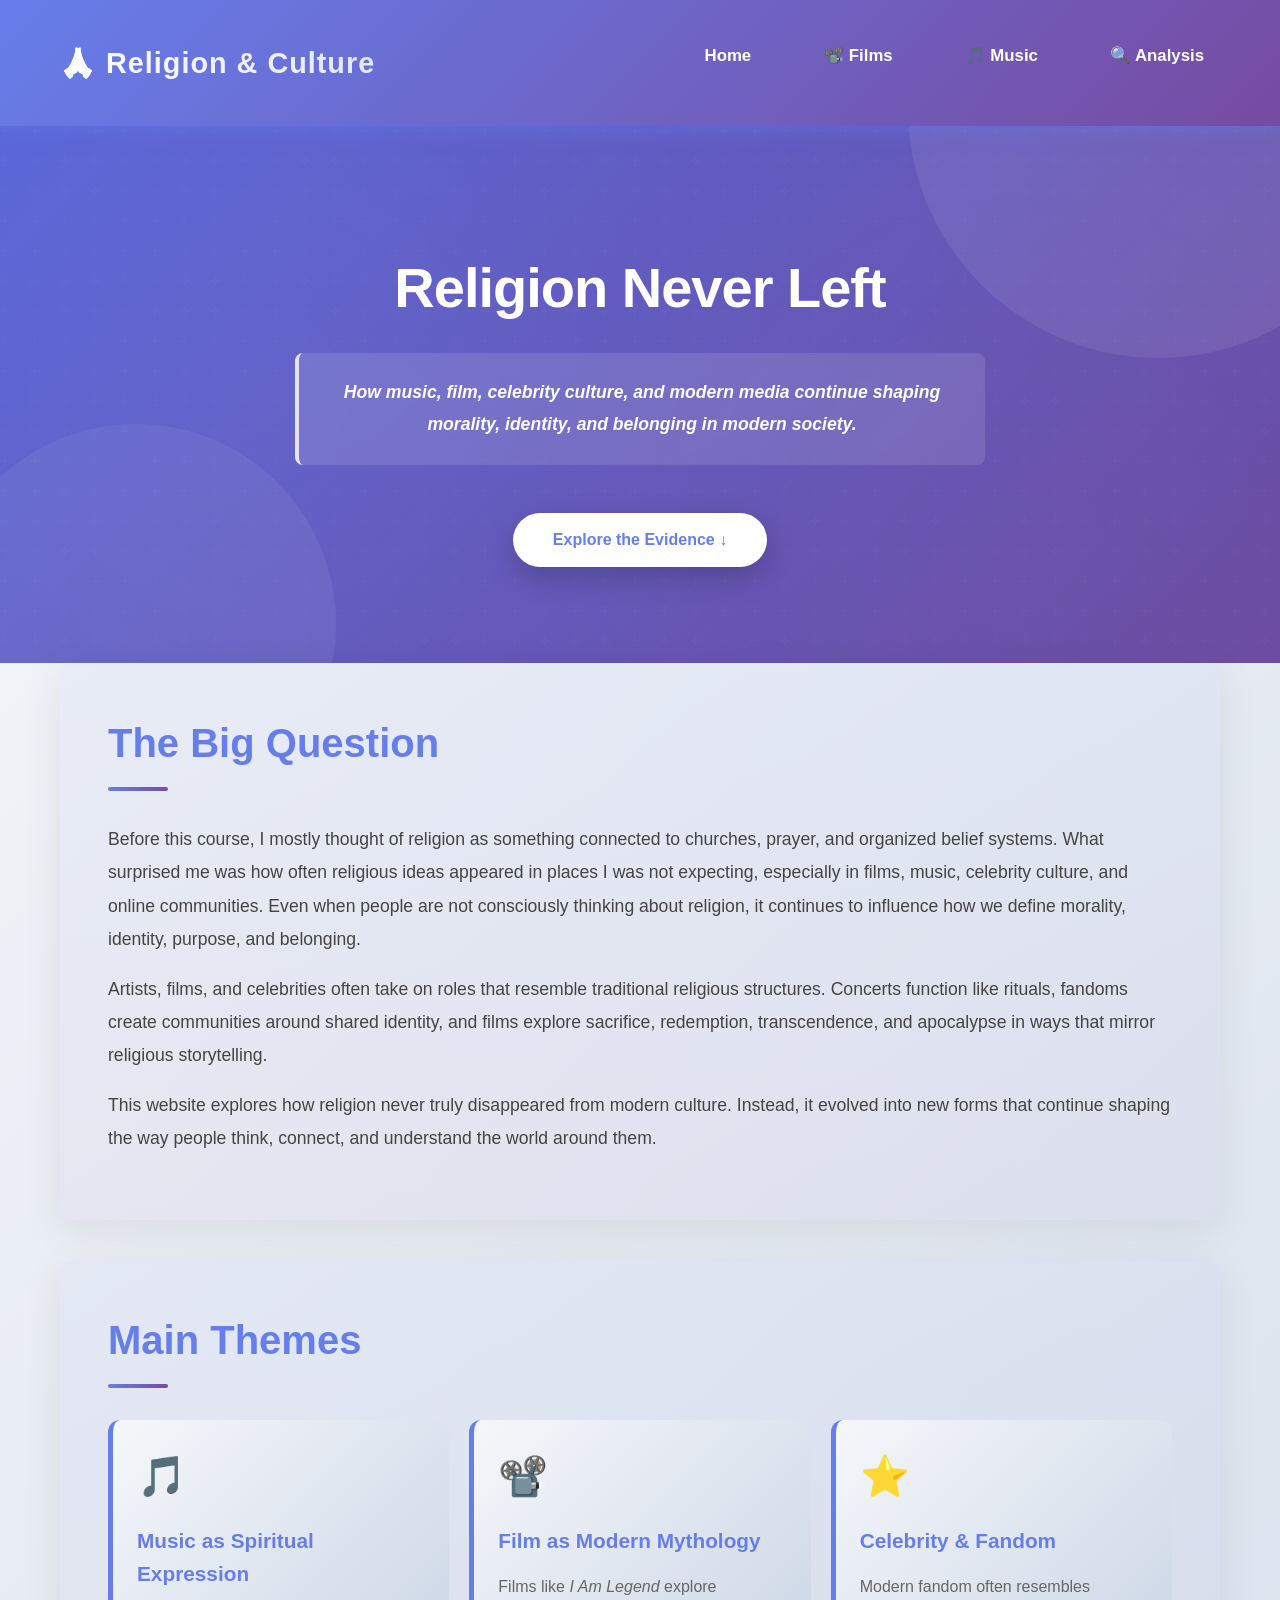
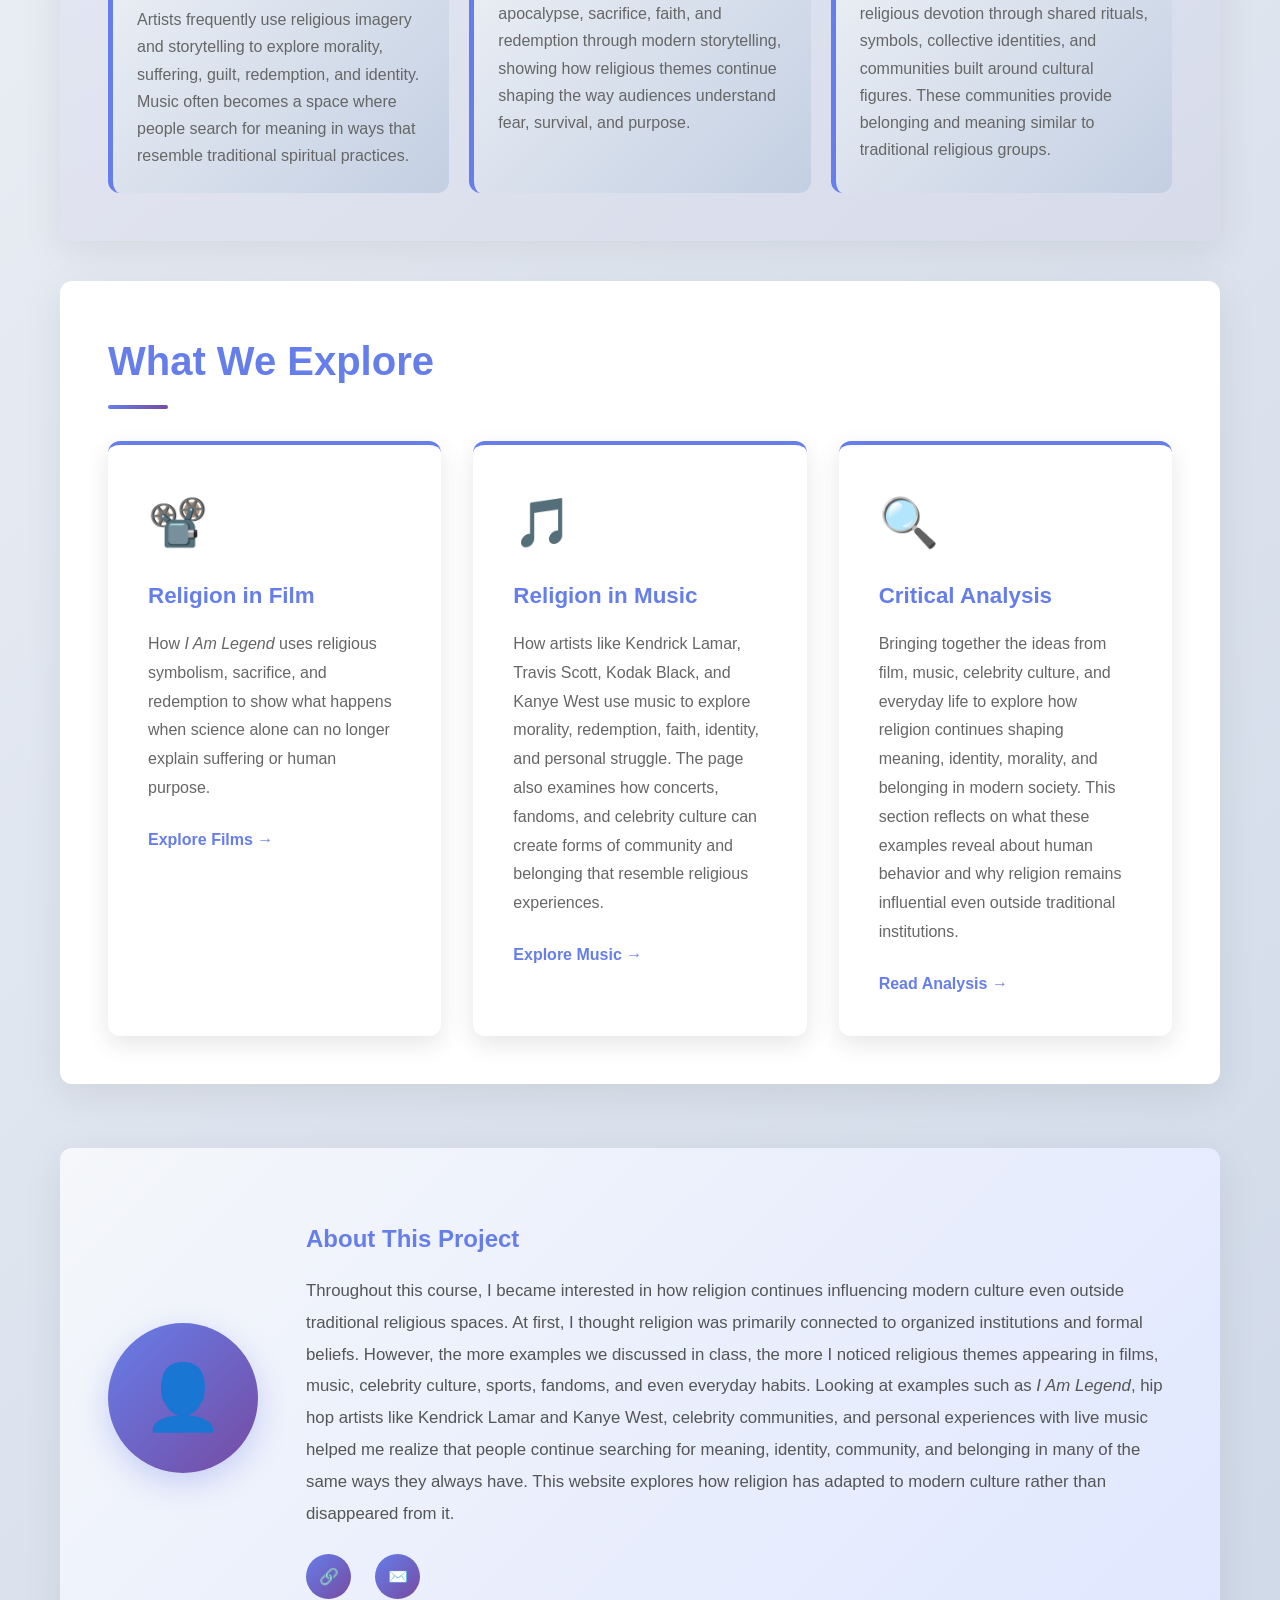
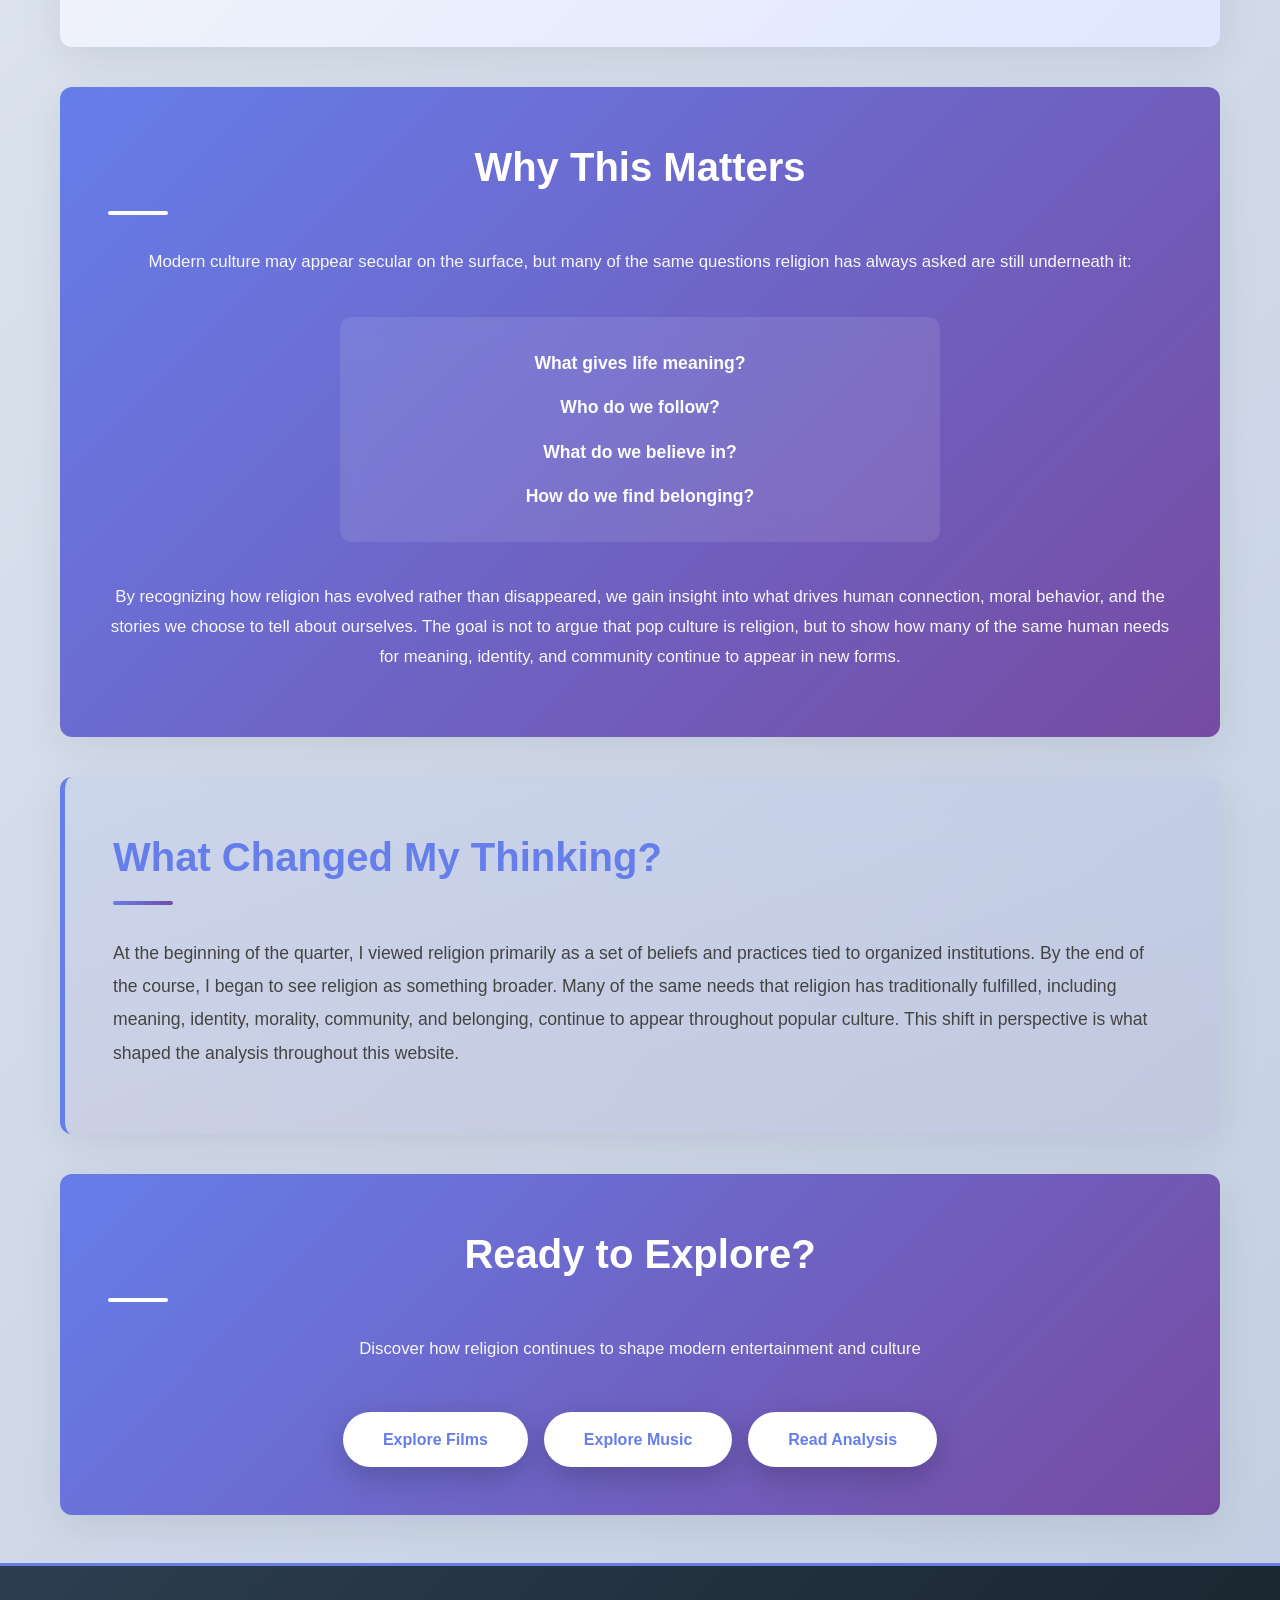
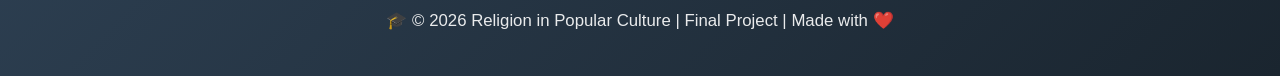
<file: index.html>
<!DOCTYPE html>
<html lang="en">
<head>
    <meta charset="UTF-8">
    <meta name="viewport" content="width=device-width, initial-scale=1.0">
    <title>Religion Never Left - Religion in Popular Culture</title>
    <link rel="stylesheet" href="style.css">
</head>
<body>
    <nav class="navbar">
        <div class="container">
            <h1 class="logo">🙏 Religion & Culture</h1>
            <ul class="nav-links">
                <li><a href="index.html">Home</a></li>
                <li><a href="movies.html">📽️ Films</a></li>
                <li><a href="music.html">🎵 Music</a></li>
                <li><a href="analysis.html">🔍 Analysis</a></li>
            </ul>
        </div>
    </nav>

    <header class="hero hero-enhanced">
        <div class="hero-background"></div>
        <div class="hero-texture"></div>
        <div class="container">
            <h1>Religion Never Left</h1>
            <div class="thesis-line thesis-line-expanded">
                <p>How music, film, celebrity culture, and modern media continue shaping morality, identity, and belonging in modern society.</p>
            </div>
            <a href="#explore" class="cta-button">Explore the Evidence ↓</a>
        </div>
    </header>

    <main class="container">
        <section class="intro-refined">
            <h2>The Big Question</h2>
            <p>
                Before this course, I mostly thought of religion as something connected to churches, prayer, and organized belief systems. What surprised 
                me was how often religious ideas appeared in places I was not expecting, especially in films, music, celebrity culture, and online communities. 
                Even when people are not consciously thinking about religion, it continues to influence how we define morality, identity, purpose, and belonging.
            </p>
            <p>
                Artists, films, and celebrities often take on roles that resemble traditional religious structures. Concerts function like rituals, 
                fandoms create communities around shared identity, and films explore sacrifice, redemption, transcendence, and apocalypse in ways that 
                mirror religious storytelling.
            </p>
            <p>
                This website explores how religion never truly disappeared from modern culture. Instead, it evolved into new forms that continue shaping 
                the way people think, connect, and understand the world around them.
            </p>
        </section>

        <section class="themes-section" id="explore">
            <h2>Main Themes</h2>
            <div class="cards">
                <div class="card">
                    <div class="card-icon">🎵</div>
                    <h3>Music as Spiritual Expression</h3>
                    <p>
                        Artists frequently use religious imagery and storytelling to explore morality, suffering, guilt, redemption, and identity. Music 
                        often becomes a space where people search for meaning in ways that resemble traditional spiritual practices.
                    </p>
                </div>
                <div class="card">
                    <div class="card-icon">📽️</div>
                    <h3>Film as Modern Mythology</h3>
                    <p>
                        Films like <em>I Am Legend</em> explore apocalypse, sacrifice, faith, and redemption through modern storytelling, showing how 
                        religious themes continue shaping the way audiences understand fear, survival, and purpose.
                    </p>
                </div>
                <div class="card">
                    <div class="card-icon">⭐</div>
                    <h3>Celebrity & Fandom</h3>
                    <p>
                        Modern fandom often resembles religious devotion through shared rituals, symbols, collective identities, and communities built 
                        around cultural figures. These communities provide belonging and meaning similar to traditional religious groups.
                    </p>
                </div>
            </div>
        </section>

        <section class="featured-content">
            <h2>What We Explore</h2>
            <div class="featured-cards">
                <div class="featured-card">
                    <div class="featured-icon">📽️</div>
                    <h3>Religion in Film</h3>
                    <p>
                        How <em>I Am Legend</em> uses religious symbolism, sacrifice, and redemption to show what happens when science alone can no longer 
                        explain suffering or human purpose.
                    </p>
                    <a href="movies.html" class="card-link">Explore Films →</a>
                </div>
                <div class="featured-card">
                    <div class="featured-icon">🎵</div>
                    <h3>Religion in Music</h3>
                    <p>
    How artists like Kendrick Lamar, Travis Scott, Kodak Black, and Kanye West use music to explore morality, redemption, faith, identity, and personal struggle. The page also examines how concerts, fandoms, and celebrity culture can create forms of community and belonging that resemble religious experiences.
</p>
                    <a href="music.html" class="card-link">Explore Music →</a>
                </div>
                <div class="featured-card">
                    <div class="featured-icon">🔍</div>
                    <h3>Critical Analysis</h3>
                    <p>
    Bringing together the ideas from film, music, celebrity culture, and everyday life to explore how religion continues shaping meaning, identity, morality, and belonging in modern society. This section reflects on what these examples reveal about human behavior and why religion remains influential even outside traditional institutions.
</p>
                    <a href="analysis.html" class="card-link">Read Analysis →</a>
                </div>
            </div>
        </section>

        <section class="author-section">
            <div class="author-avatar">👤</div>
            <div class="author-bio">
                <h3>About This Project</h3>
               <p>
    Throughout this course, I became interested in how religion continues influencing modern culture even outside traditional religious spaces. At first, I thought religion was primarily connected to organized institutions and formal beliefs. However, the more examples we discussed in class, the more I noticed religious themes appearing in films, music, celebrity culture, sports, fandoms, and even everyday habits. Looking at examples such as <em>I Am Legend</em>, hip hop artists like Kendrick Lamar and Kanye West, celebrity communities, and personal experiences with live music helped me realize that people continue searching for meaning, identity, community, and belonging in many of the same ways they always have. This website explores how religion has adapted to modern culture rather than disappeared from it.
</p>
                <div class="social-links">
                    <a href="https://github.com/taylorjwagner12-boop" class="social-link" title="GitHub">🔗</a>
                    <a href="mailto:taylorjwagner12@gmail.com" class="social-link" title="Email">✉️</a>
                </div>
            </div>
        </section>

        <section class="conclusion-section">
            <h2>Why This Matters</h2>
            <p>
                Modern culture may appear secular on the surface, but many of the same questions religion has always asked are still underneath it:
            </p>
            <div class="key-questions">
                <p><strong>What gives life meaning?</strong></p>
                <p><strong>Who do we follow?</strong></p>
                <p><strong>What do we believe in?</strong></p>
                <p><strong>How do we find belonging?</strong></p>
            </div>
            <p>
                By recognizing how religion has evolved rather than disappeared, we gain insight into what drives human connection, moral behavior, 
                and the stories we choose to tell about ourselves. The goal is not to argue that pop culture is religion, but to show how many of the 
                same human needs for meaning, identity, and community continue to appear in new forms.
            </p>
        </section>

        <section class="reflection-section">
            <h2>What Changed My Thinking?</h2>
            <p>
                At the beginning of the quarter, I viewed religion primarily as a set of beliefs and practices tied to organized institutions. By the end 
                of the course, I began to see religion as something broader. Many of the same needs that religion has traditionally fulfilled, including 
                meaning, identity, morality, community, and belonging, continue to appear throughout popular culture. This shift in perspective is what 
                shaped the analysis throughout this website.
            </p>
        </section>

        <section class="cta-final">
            <h2>Ready to Explore?</h2>
            <p>Discover how religion continues to shape modern entertainment and culture</p>
            <div style="display: flex; gap: 1rem; justify-content: center; flex-wrap: wrap;">
                <a href="movies.html" class="cta-button">Explore Films</a>
                <a href="music.html" class="cta-button">Explore Music</a>
                <a href="analysis.html" class="cta-button">Read Analysis</a>
            </div>
        </section>
    </main>

    <footer>
        <p>🎓 © 2026 Religion in Popular Culture | Final Project | Made with ❤️</p>
    </footer>

    <script>
        document.querySelectorAll('a[href^="#"]').forEach(anchor => {
            anchor.addEventListener('click', function(e) {
                e.preventDefault();
                const target = document.querySelector(this.getAttribute('href'));
                if (target) {
                    target.scrollIntoView({ behavior: 'smooth' });
                }
            });
        });

        const observerOptions = {
            threshold: 0.1,
            rootMargin: '0px 0px -100px 0px'
        };

        const observer = new IntersectionObserver(function(entries) {
            entries.forEach(entry => {
                if (entry.isIntersecting) {
                    entry.target.style.opacity = '1';
                    entry.target.style.transform = 'translateY(0)';
                }
            });
        }, observerOptions);

        document.querySelectorAll('section').forEach(el => {
            el.style.opacity = '0';
            el.style.transform = 'translateY(20px)';
            el.style.transition = 'opacity 0.6s ease, transform 0.6s ease';
            observer.observe(el);
        });
    </script>
</body>
</html>
</file>
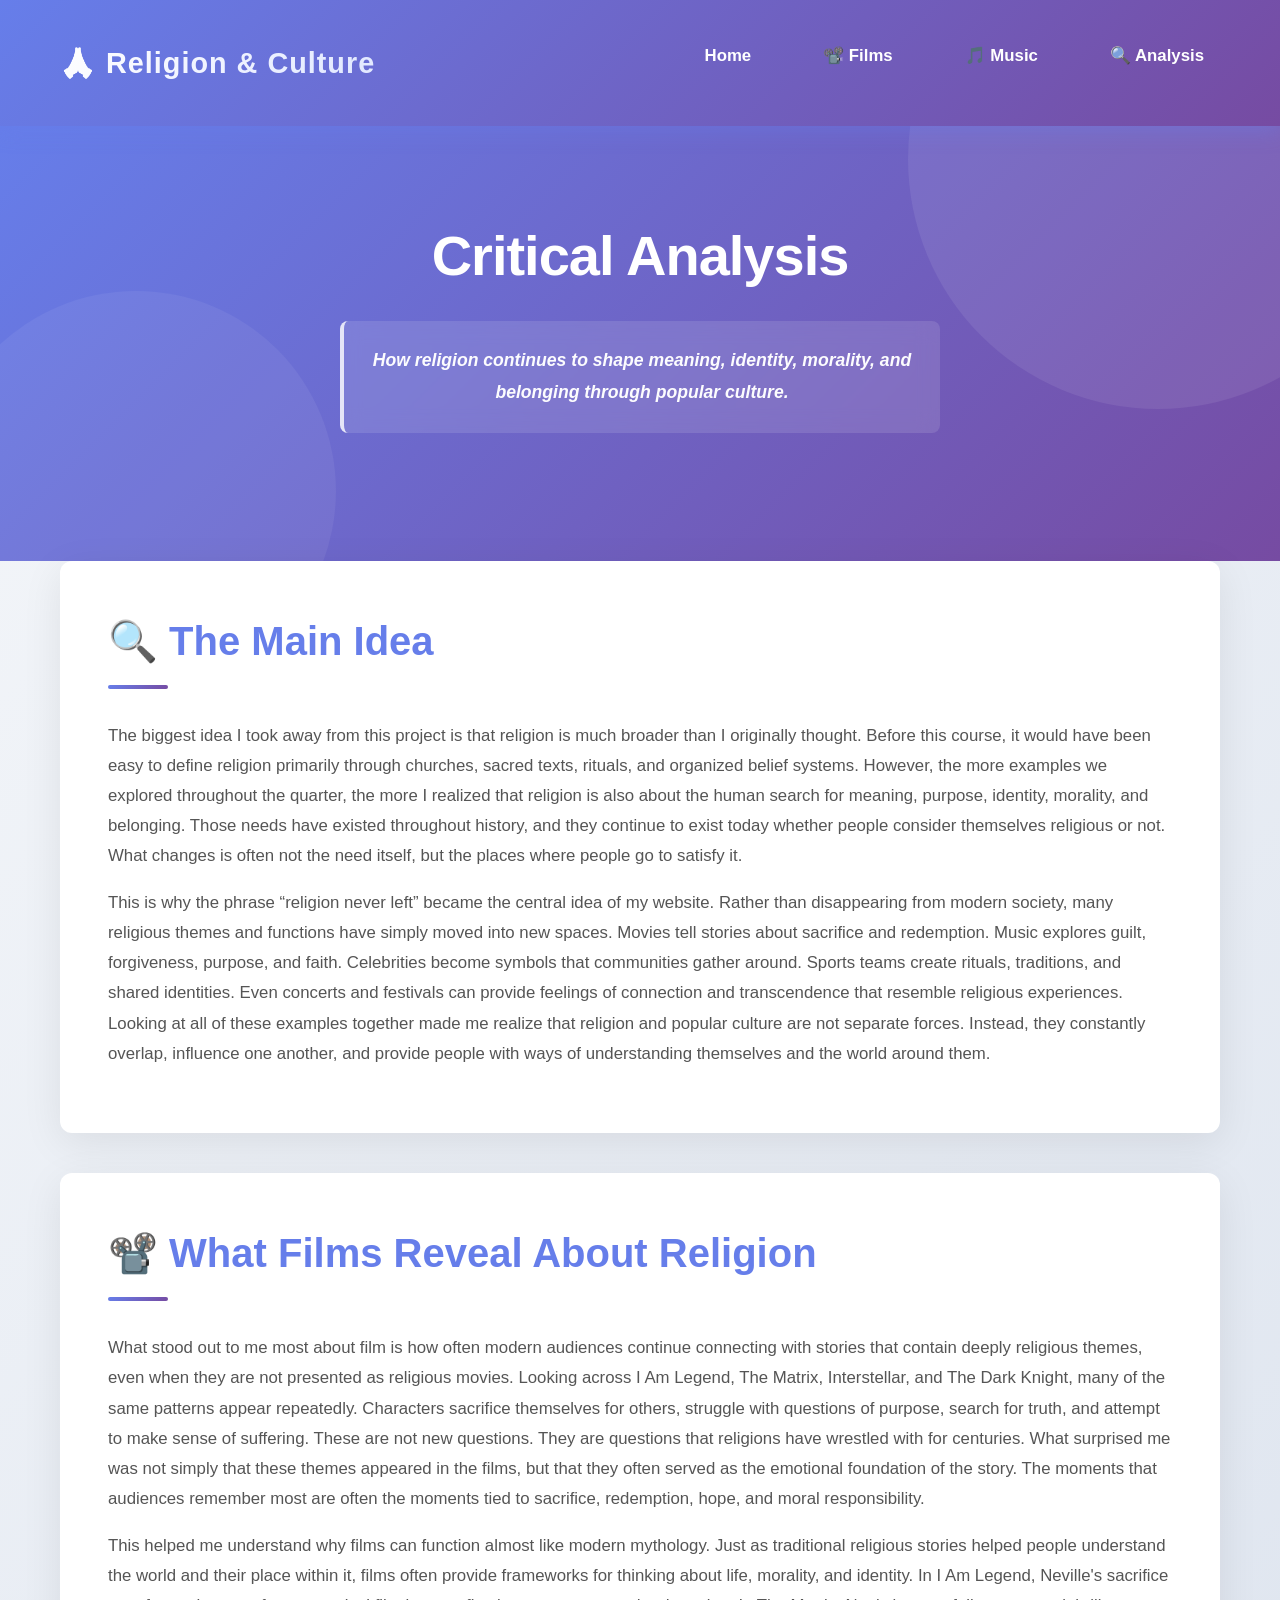
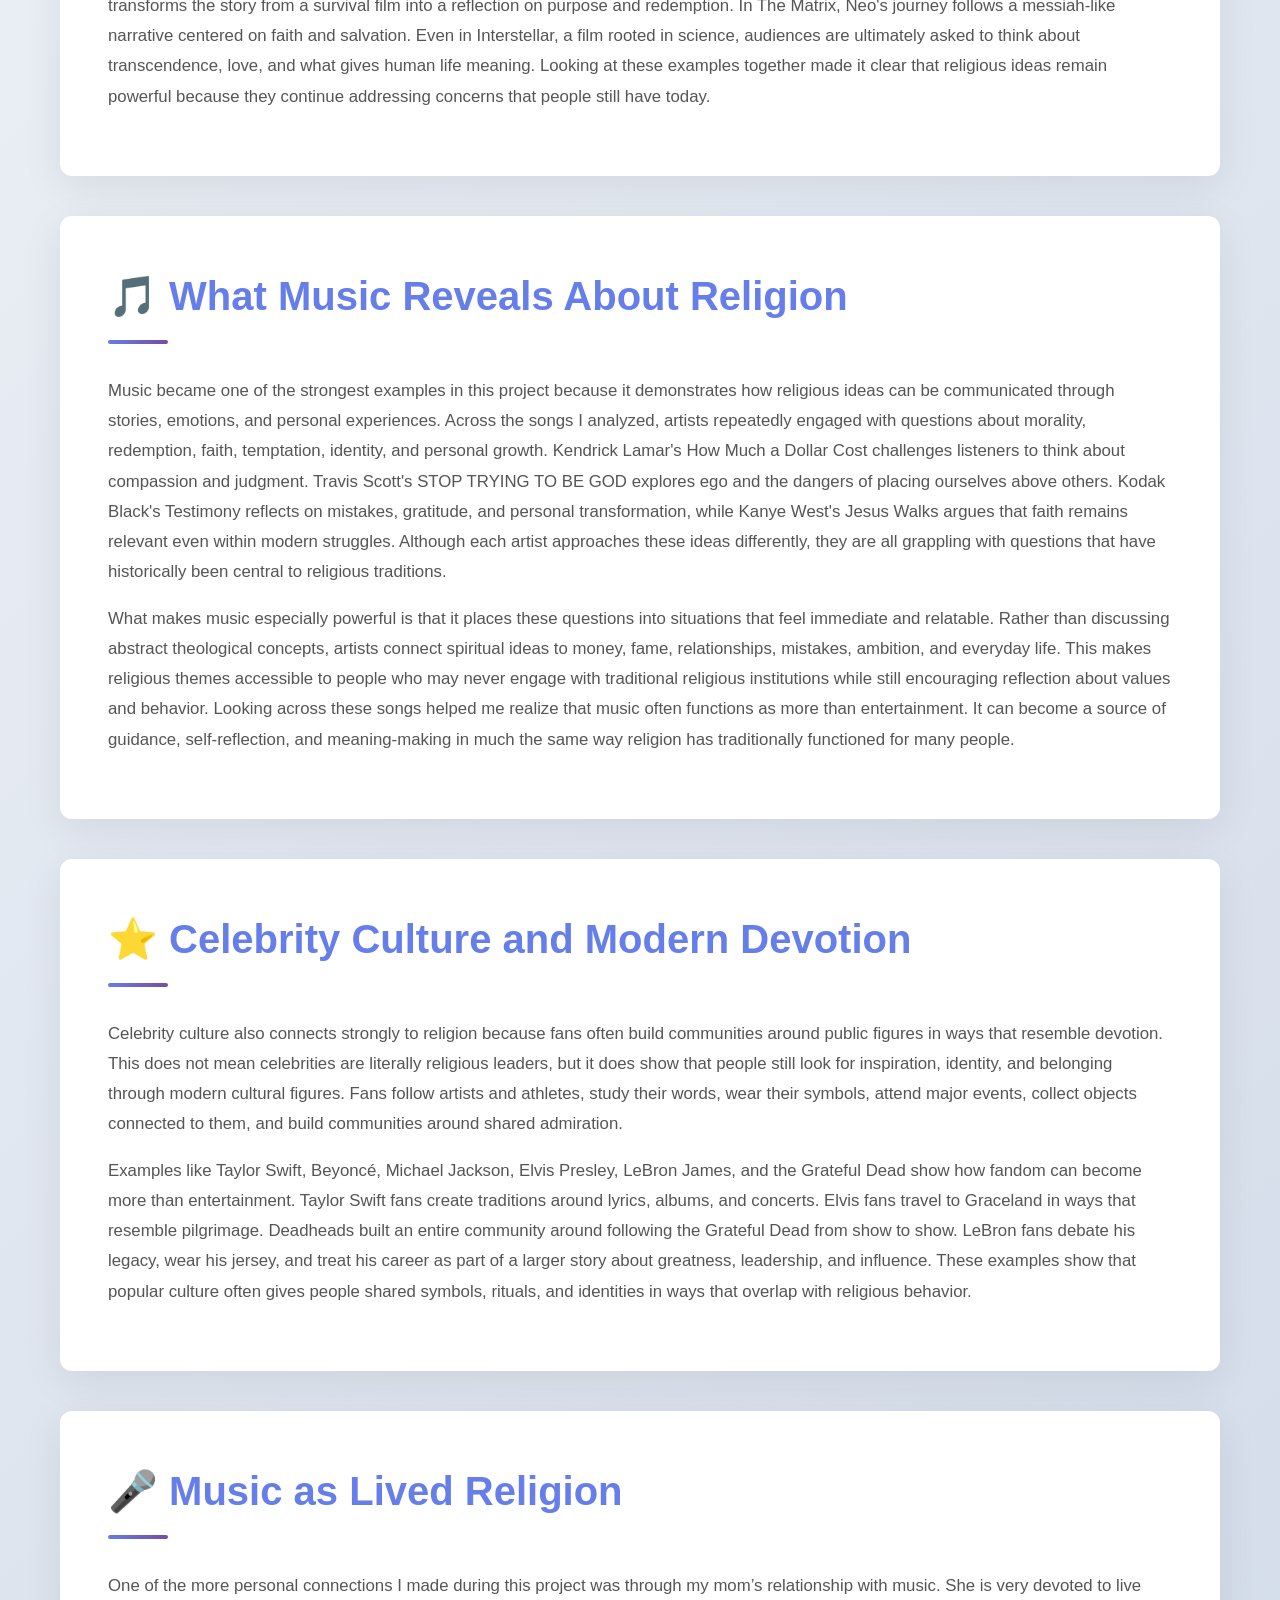
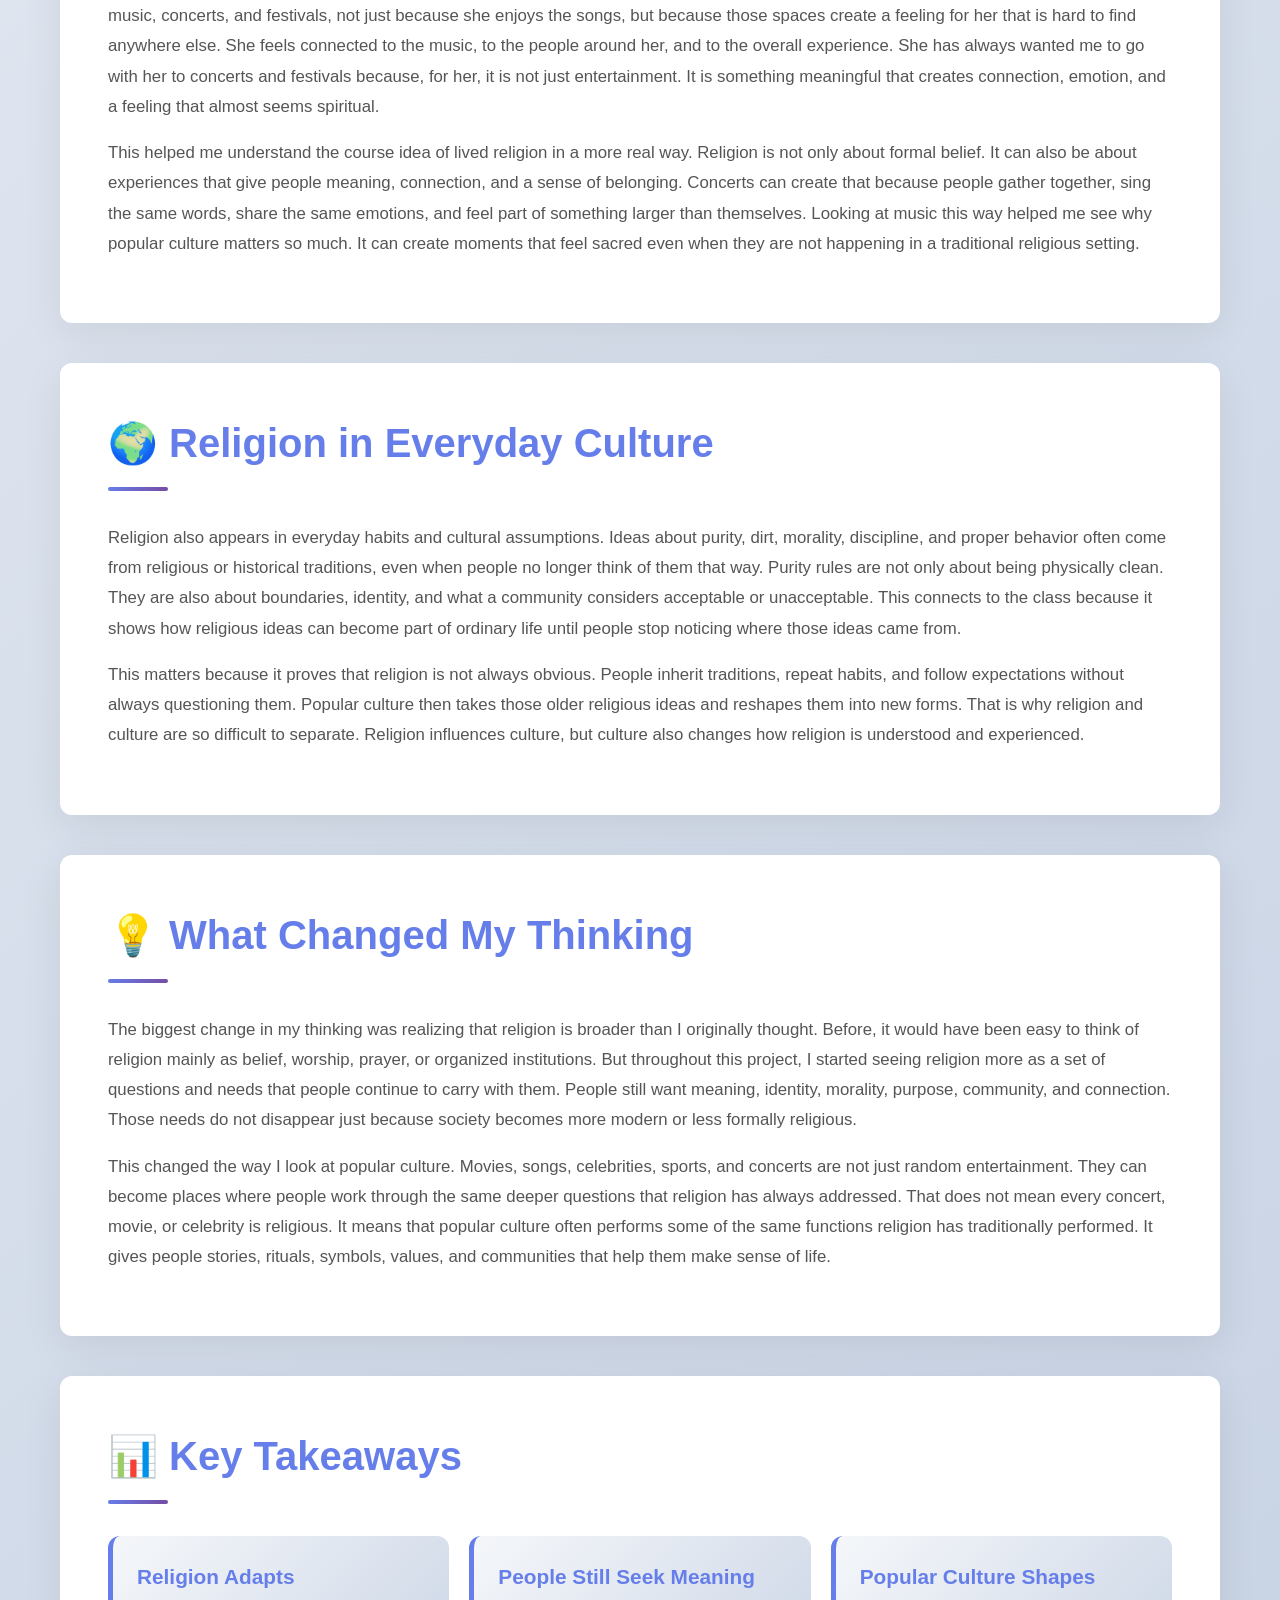
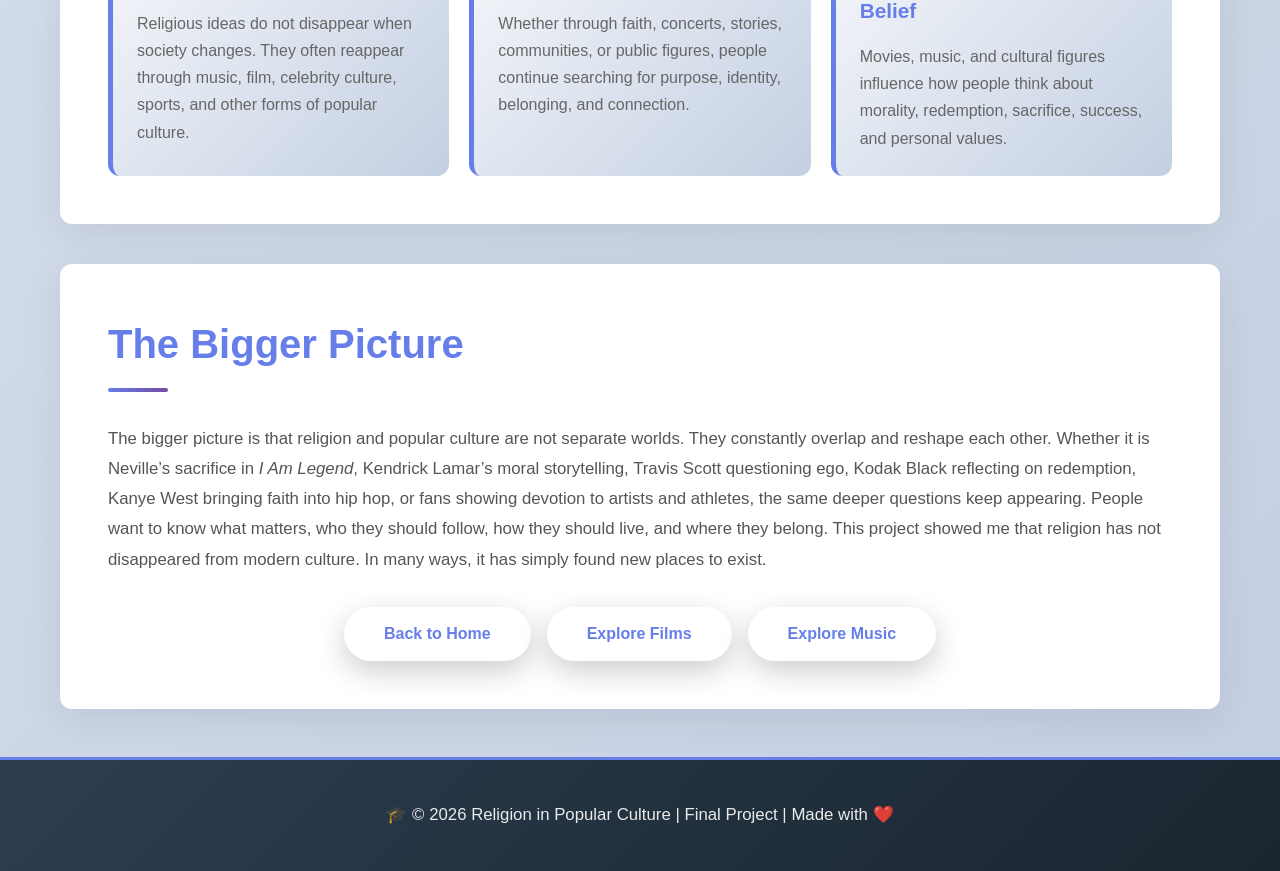
<file: analysis.html>
<!DOCTYPE html>
<html lang="en">
<head>
    <meta charset="UTF-8">
    <meta name="viewport" content="width=device-width, initial-scale=1.0">
    <title>Analysis - Religion in Popular Culture</title>
    <link rel="stylesheet" href="style.css">
</head>
<body>
    <nav class="navbar">
        <div class="container">
            <h1 class="logo">🙏 Religion & Culture</h1>
            <ul class="nav-links">
                <li><a href="index.html">Home</a></li>
                <li><a href="movies.html">📽️ Films</a></li>
                <li><a href="music.html">🎵 Music</a></li>
                <li><a href="analysis.html">🔍 Analysis</a></li>
            </ul>
        </div>
    </nav>

    <header class="hero">
        <div class="container">
            <h1>Critical Analysis</h1>
            <div class="thesis-line">
                <p>How religion continues to shape meaning, identity, morality, and belonging through popular culture.</p>
            </div>
        </div>
    </header>

    <main class="container">

        <section>
            <h2>🔍 The Main Idea</h2>
            <p>
                The biggest idea I took away from this project is that religion is much broader than I originally thought. Before this course, it would have been easy to define religion primarily through churches, sacred texts, rituals, and organized belief systems. However, the more examples we explored throughout the quarter, the more I realized that religion is also about the human search for meaning, purpose, identity, morality, and belonging. Those needs have existed throughout history, and they continue to exist today whether people consider themselves religious or not. What changes is often not the need itself, but the places where people go to satisfy it.
            </p>
            <p>
                This is why the phrase “religion never left” became the central idea of my website. Rather than disappearing from modern society, many religious themes and functions have simply moved into new spaces. Movies tell stories about sacrifice and redemption. Music explores guilt, forgiveness, purpose, and faith. Celebrities become symbols that communities gather around. Sports teams create rituals, traditions, and shared identities. Even concerts and festivals can provide feelings of connection and transcendence that resemble religious experiences. Looking at all of these examples together made me realize that religion and popular culture are not separate forces. Instead, they constantly overlap, influence one another, and provide people with ways of understanding themselves and the world around them.
            </p>
        </section>

        <section>
            <h2>📽️ What Films Reveal About Religion</h2>
            <p>
                What stood out to me most about film is how often modern audiences continue connecting with stories that contain deeply religious themes, even when they are not presented as religious movies. Looking across I Am Legend, The Matrix, Interstellar, and The Dark Knight, many of the same patterns appear repeatedly. Characters sacrifice themselves for others, struggle with questions of purpose, search for truth, and attempt to make sense of suffering. These are not new questions. They are questions that religions have wrestled with for centuries. What surprised me was not simply that these themes appeared in the films, but that they often served as the emotional foundation of the story. The moments that audiences remember most are often the moments tied to sacrifice, redemption, hope, and moral responsibility.
            </p>
            <p>
                This helped me understand why films can function almost like modern mythology. Just as traditional religious stories helped people understand the world and their place within it, films often provide frameworks for thinking about life, morality, and identity. In I Am Legend, Neville's sacrifice transforms the story from a survival film into a reflection on purpose and redemption. In The Matrix, Neo's journey follows a messiah-like narrative centered on faith and salvation. Even in Interstellar, a film rooted in science, audiences are ultimately asked to think about transcendence, love, and what gives human life meaning. Looking at these examples together made it clear that religious ideas remain powerful because they continue addressing concerns that people still have today.
            </p>
        </section>

        <section>
            <h2>🎵 What Music Reveals About Religion</h2>
            <p>
                Music became one of the strongest examples in this project because it demonstrates how religious ideas can be communicated through stories, emotions, and personal experiences. Across the songs I analyzed, artists repeatedly engaged with questions about morality, redemption, faith, temptation, identity, and personal growth. Kendrick Lamar's How Much a Dollar Cost challenges listeners to think about compassion and judgment. Travis Scott's STOP TRYING TO BE GOD explores ego and the dangers of placing ourselves above others. Kodak Black's Testimony reflects on mistakes, gratitude, and personal transformation, while Kanye West's Jesus Walks argues that faith remains relevant even within modern struggles. Although each artist approaches these ideas differently, they are all grappling with questions that have historically been central to religious traditions.
            </p>
            <p>
                What makes music especially powerful is that it places these questions into situations that feel immediate and relatable. Rather than discussing abstract theological concepts, artists connect spiritual ideas to money, fame, relationships, mistakes, ambition, and everyday life. This makes religious themes accessible to people who may never engage with traditional religious institutions while still encouraging reflection about values and behavior. Looking across these songs helped me realize that music often functions as more than entertainment. It can become a source of guidance, self-reflection, and meaning-making in much the same way religion has traditionally functioned for many people.
            </p>
        </section>

        <section>
            <h2>⭐ Celebrity Culture and Modern Devotion</h2>
            <p>
                Celebrity culture also connects strongly to religion because fans often build communities around public figures in ways that resemble devotion. This does not mean celebrities are literally religious leaders, but it does show that people still look for inspiration, identity, and belonging through modern cultural figures. Fans follow artists and athletes, study their words, wear their symbols, attend major events, collect objects connected to them, and build communities around shared admiration.
            </p>
            <p>
                Examples like Taylor Swift, Beyoncé, Michael Jackson, Elvis Presley, LeBron James, and the Grateful Dead show how fandom can become more than entertainment. Taylor Swift fans create traditions around lyrics, albums, and concerts. Elvis fans travel to Graceland in ways that resemble pilgrimage. Deadheads built an entire community around following the Grateful Dead from show to show. LeBron fans debate his legacy, wear his jersey, and treat his career as part of a larger story about greatness, leadership, and influence. These examples show that popular culture often gives people shared symbols, rituals, and identities in ways that overlap with religious behavior.
            </p>
        </section>

        <section>
            <h2>🎤 Music as Lived Religion</h2>
            <p>
                One of the more personal connections I made during this project was through my mom’s relationship with music. She is very devoted to live music, concerts, and festivals, not just because she enjoys the songs, but because those spaces create a feeling for her that is hard to find anywhere else. She feels connected to the music, to the people around her, and to the overall experience. She has always wanted me to go with her to concerts and festivals because, for her, it is not just entertainment. It is something meaningful that creates connection, emotion, and a feeling that almost seems spiritual.
            </p>
            <p>
                This helped me understand the course idea of lived religion in a more real way. Religion is not only about formal belief. It can also be about experiences that give people meaning, connection, and a sense of belonging. Concerts can create that because people gather together, sing the same words, share the same emotions, and feel part of something larger than themselves. Looking at music this way helped me see why popular culture matters so much. It can create moments that feel sacred even when they are not happening in a traditional religious setting.
            </p>
        </section>

        <section>
            <h2>🌍 Religion in Everyday Culture</h2>
            <p>
                Religion also appears in everyday habits and cultural assumptions. Ideas about purity, dirt, morality, discipline, and proper behavior often come from religious or historical traditions, even when people no longer think of them that way. Purity rules are not only about being physically clean. They are also about boundaries, identity, and what a community considers acceptable or unacceptable. This connects to the class because it shows how religious ideas can become part of ordinary life until people stop noticing where those ideas came from.
            </p>
            <p>
                This matters because it proves that religion is not always obvious. People inherit traditions, repeat habits, and follow expectations without always questioning them. Popular culture then takes those older religious ideas and reshapes them into new forms. That is why religion and culture are so difficult to separate. Religion influences culture, but culture also changes how religion is understood and experienced.
            </p>
        </section>

        <section>
            <h2>💡 What Changed My Thinking</h2>
            <p>
                The biggest change in my thinking was realizing that religion is broader than I originally thought. Before, it would have been easy to think of religion mainly as belief, worship, prayer, or organized institutions. But throughout this project, I started seeing religion more as a set of questions and needs that people continue to carry with them. People still want meaning, identity, morality, purpose, community, and connection. Those needs do not disappear just because society becomes more modern or less formally religious.
            </p>
            <p>
                This changed the way I look at popular culture. Movies, songs, celebrities, sports, and concerts are not just random entertainment. They can become places where people work through the same deeper questions that religion has always addressed. That does not mean every concert, movie, or celebrity is religious. It means that popular culture often performs some of the same functions religion has traditionally performed. It gives people stories, rituals, symbols, values, and communities that help them make sense of life.
            </p>
        </section>

        <section>
            <h2>📊 Key Takeaways</h2>

            <div class="cards">
                <div class="card">
                    <h3>Religion Adapts</h3>
                    <p>
                        Religious ideas do not disappear when society changes. They often reappear through music, film, celebrity culture, sports, and other forms of popular culture.
                    </p>
                </div>

                <div class="card">
                    <h3>People Still Seek Meaning</h3>
                    <p>
                        Whether through faith, concerts, stories, communities, or public figures, people continue searching for purpose, identity, belonging, and connection.
                    </p>
                </div>

                <div class="card">
                    <h3>Popular Culture Shapes Belief</h3>
                    <p>
                        Movies, music, and cultural figures influence how people think about morality, redemption, sacrifice, success, and personal values.
                    </p>
                </div>
            </div>
        </section>

        <section class="cta">
            <h2>The Bigger Picture</h2>
            <p>
                The bigger picture is that religion and popular culture are not separate worlds. They constantly overlap and reshape each other. Whether it is Neville’s sacrifice in <em>I Am Legend</em>, Kendrick Lamar’s moral storytelling, Travis Scott questioning ego, Kodak Black reflecting on redemption, Kanye West bringing faith into hip hop, or fans showing devotion to artists and athletes, the same deeper questions keep appearing. People want to know what matters, who they should follow, how they should live, and where they belong. This project showed me that religion has not disappeared from modern culture. In many ways, it has simply found new places to exist.
            </p>

            <div style="display: flex; gap: 1rem; justify-content: center; flex-wrap: wrap;">
                <a href="index.html" class="cta-button">Back to Home</a>
                <a href="movies.html" class="cta-button">Explore Films</a>
                <a href="music.html" class="cta-button">Explore Music</a>
            </div>
        </section>

    </main>

    <footer>
        <p>🎓 © 2026 Religion in Popular Culture | Final Project | Made with ❤️</p>
    </footer>

    <script>
        const observerOptions = {
            threshold: 0.1,
            rootMargin: '0px 0px -100px 0px'
        };

        const observer = new IntersectionObserver(function(entries) {
            entries.forEach(entry => {
                if (entry.isIntersecting) {
                    entry.target.style.opacity = '1';
                    entry.target.style.transform = 'translateY(0)';
                }
            });
        }, observerOptions);

        document.querySelectorAll('section').forEach(el => {
            el.style.opacity = '0';
            el.style.transform = 'translateY(20px)';
            el.style.transition = 'opacity 0.6s ease, transform 0.6s ease';
            observer.observe(el);
        });
    </script>
</body>
</html>
</file>
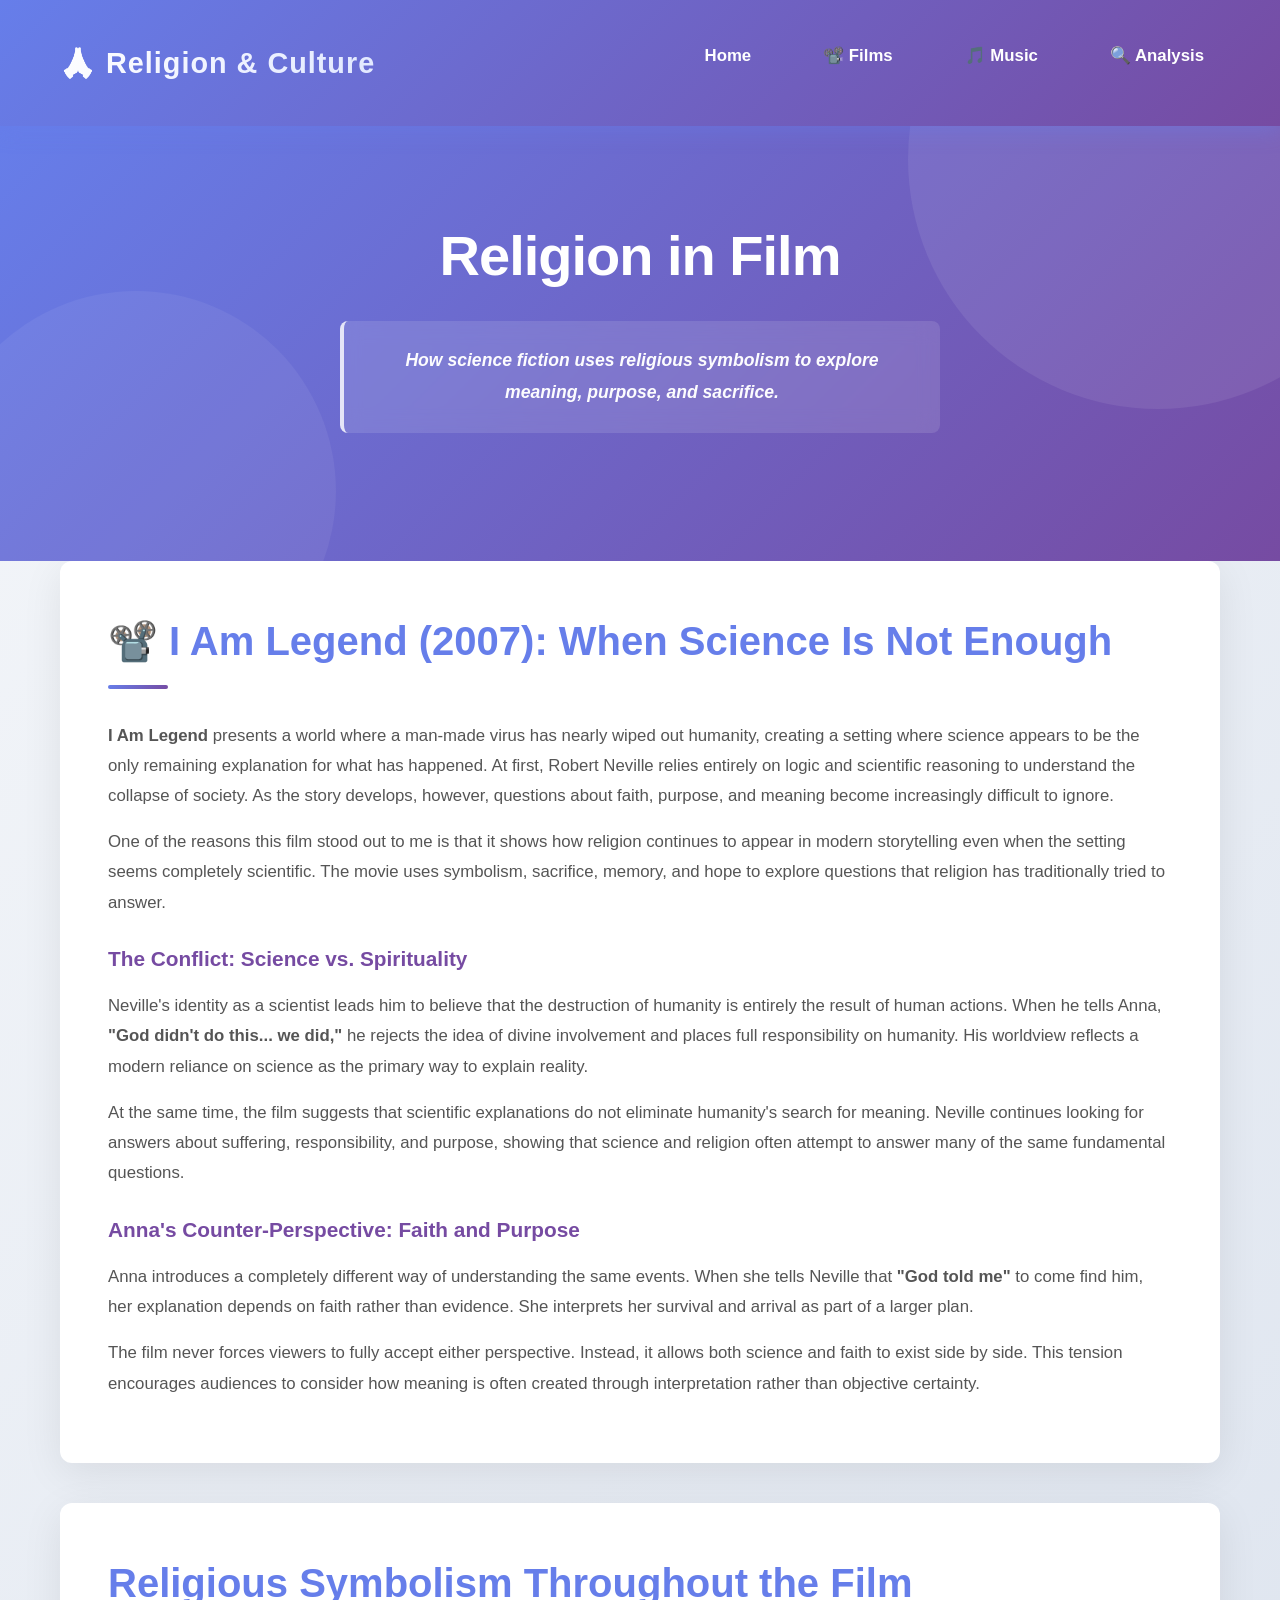
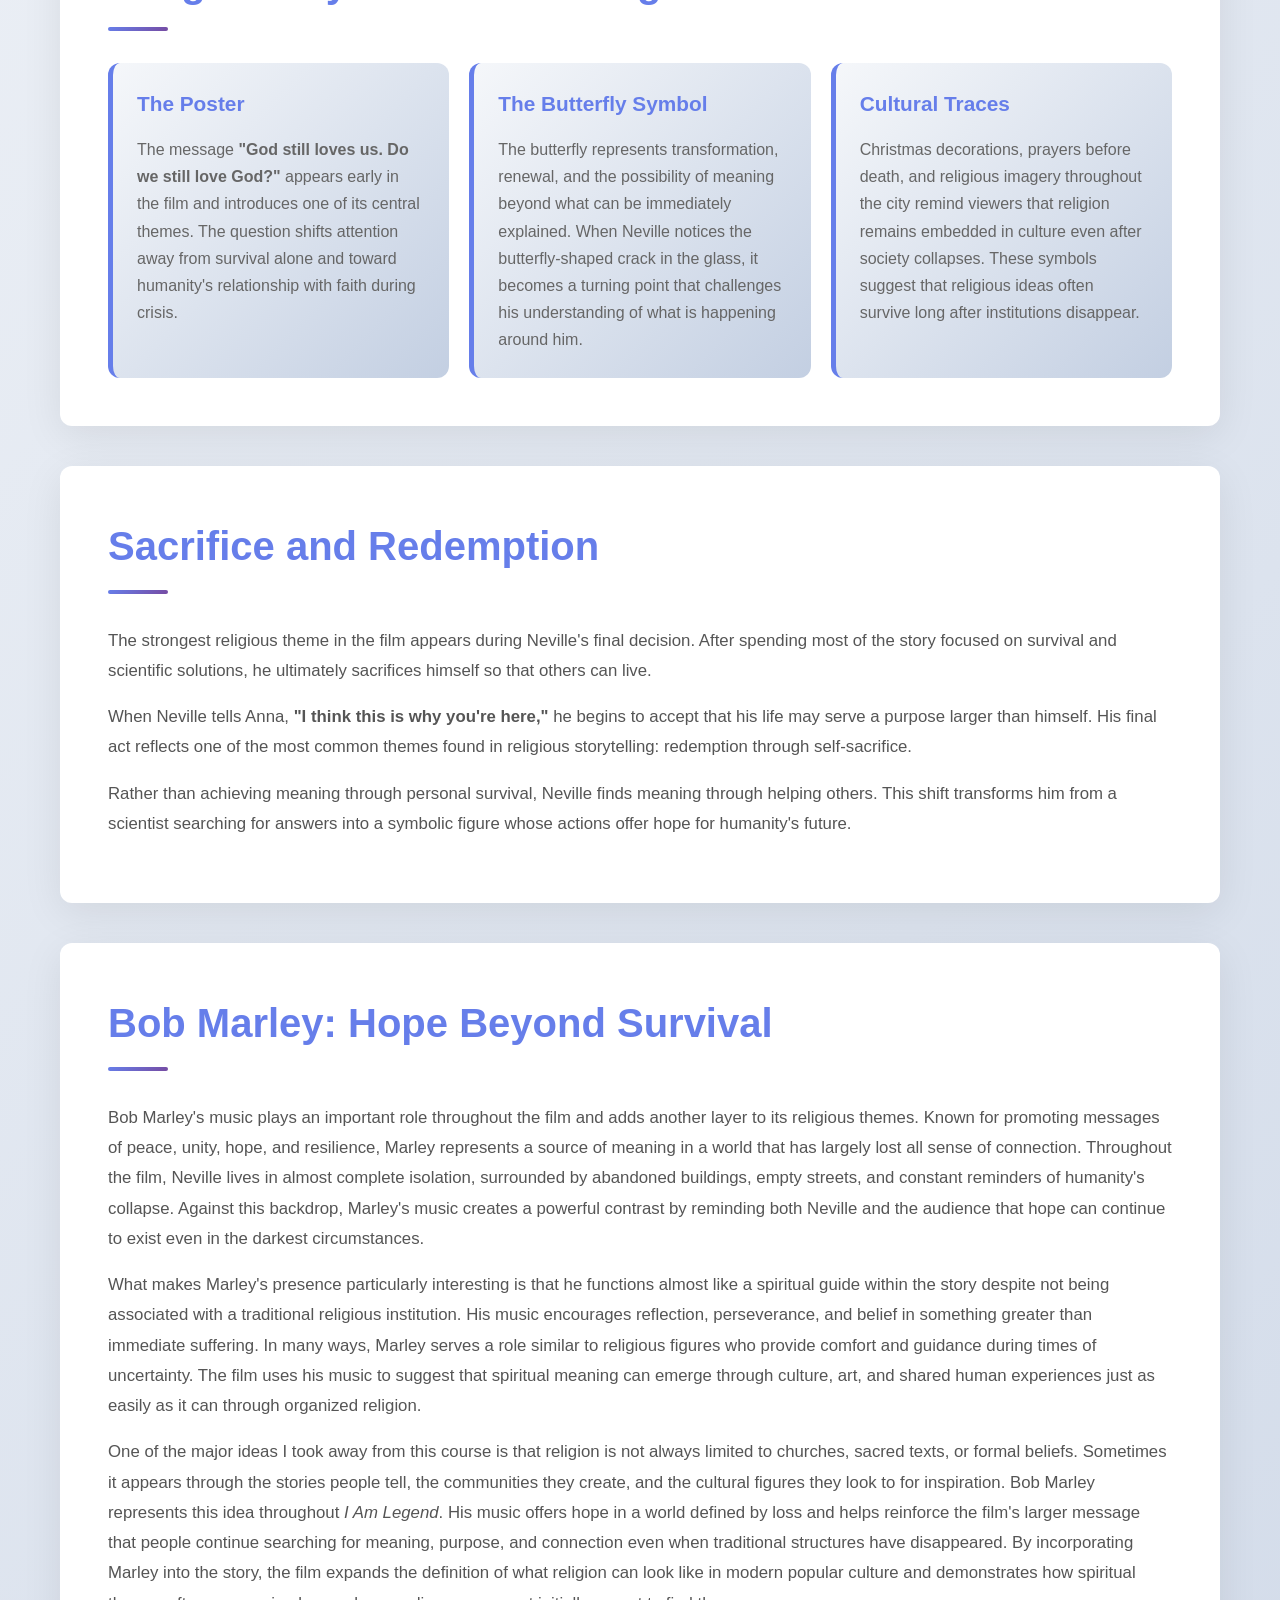
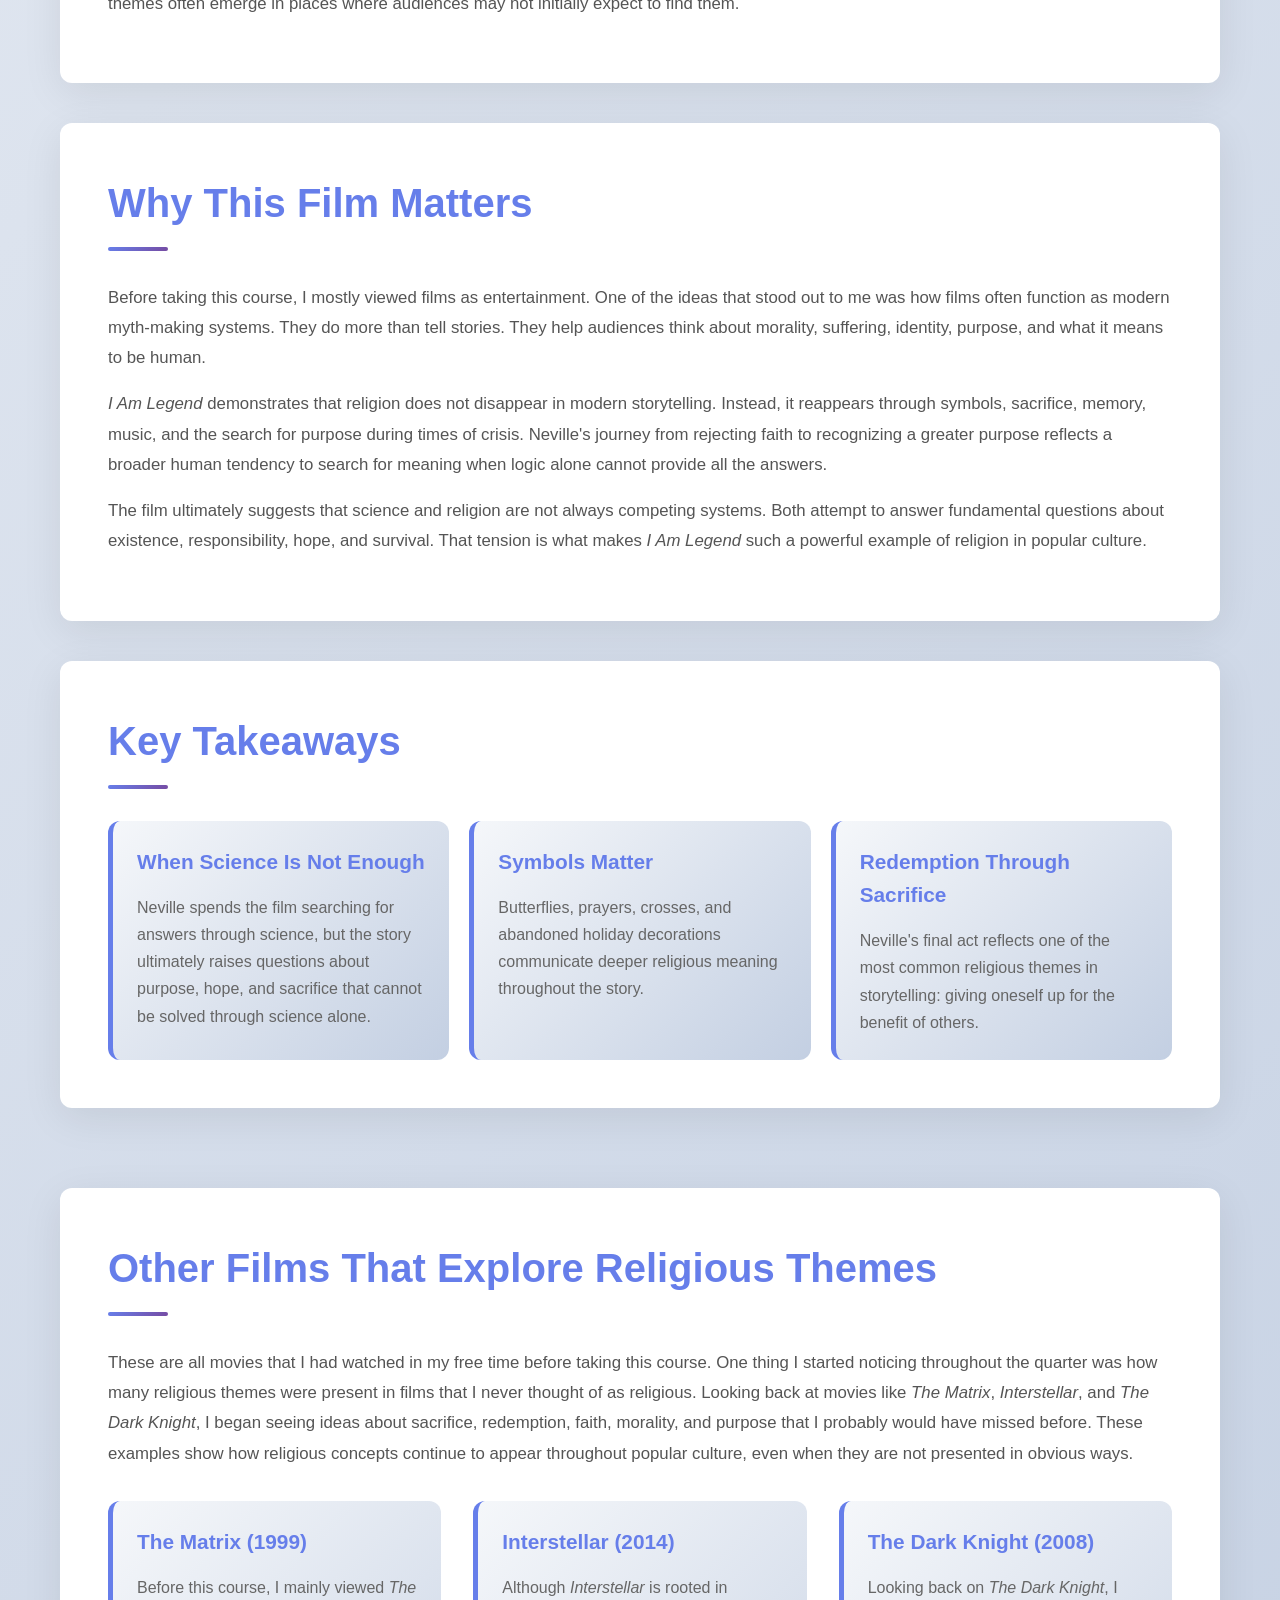
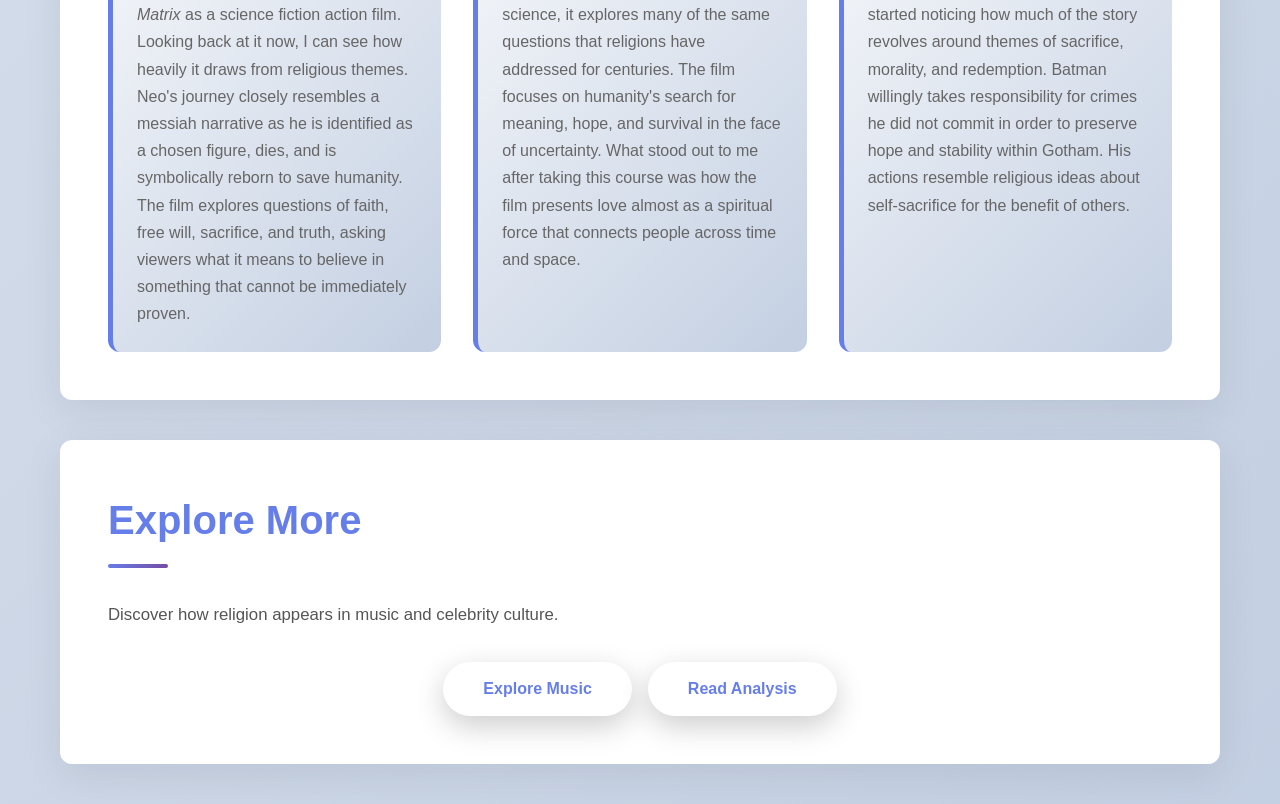
<file: movies.html>
<!DOCTYPE html>
<html lang="en">
<head>
    <meta charset="UTF-8">
    <meta name="viewport" content="width=device-width, initial-scale=1.0">
    <title>Religion in Film - Religion in Popular Culture</title>
    <link rel="stylesheet" href="style.css">
</head>
<body>

    <nav class="navbar">
        <div class="container">
            <h1 class="logo">🙏 Religion & Culture</h1>
            <ul class="nav-links">
                <li><a href="index.html">Home</a></li>
                <li><a href="movies.html">📽️ Films</a></li>
                <li><a href="music.html">🎵 Music</a></li>
                <li><a href="analysis.html">🔍 Analysis</a></li>
            </ul>
        </div>
    </nav>

    <header class="hero">
        <div class="container">
            <h1>Religion in Film</h1>

            <div class="thesis-line">
                <p>How science fiction uses religious symbolism to explore meaning, purpose, and sacrifice.</p>
            </div>
        </div>
    </header>

    <main class="container">

        <section>
            <h2>📽️ I Am Legend (2007): When Science Is Not Enough</h2>

            <p>
                <strong>I Am Legend</strong> presents a world where a man-made virus has nearly wiped out humanity, creating a setting where science appears to be the only remaining explanation for what has happened. At first, Robert Neville relies entirely on logic and scientific reasoning to understand the collapse of society. As the story develops, however, questions about faith, purpose, and meaning become increasingly difficult to ignore.
            </p>

            <p>
                One of the reasons this film stood out to me is that it shows how religion continues to appear in modern storytelling even when the setting seems completely scientific. The movie uses symbolism, sacrifice, memory, and hope to explore questions that religion has traditionally tried to answer.
            </p>

            <h3>The Conflict: Science vs. Spirituality</h3>

            <p>
                Neville's identity as a scientist leads him to believe that the destruction of humanity is entirely the result of human actions. When he tells Anna, <strong>"God didn't do this... we did,"</strong> he rejects the idea of divine involvement and places full responsibility on humanity. His worldview reflects a modern reliance on science as the primary way to explain reality.
            </p>

            <p>
                At the same time, the film suggests that scientific explanations do not eliminate humanity's search for meaning. Neville continues looking for answers about suffering, responsibility, and purpose, showing that science and religion often attempt to answer many of the same fundamental questions.
            </p>

            <h3>Anna's Counter-Perspective: Faith and Purpose</h3>

            <p>
                Anna introduces a completely different way of understanding the same events. When she tells Neville that <strong>"God told me"</strong> to come find him, her explanation depends on faith rather than evidence. She interprets her survival and arrival as part of a larger plan.
            </p>

            <p>
                The film never forces viewers to fully accept either perspective. Instead, it allows both science and faith to exist side by side. This tension encourages audiences to consider how meaning is often created through interpretation rather than objective certainty.
            </p>
        </section>

        <section>
            <h2>Religious Symbolism Throughout the Film</h2>

            <div class="cards">

                <div class="card">
                    <h3>The Poster</h3>
                    <p>
                        The message <strong>"God still loves us. Do we still love God?"</strong> appears early in the film and introduces one of its central themes. The question shifts attention away from survival alone and toward humanity's relationship with faith during crisis.
                    </p>
                </div>

                <div class="card">
                    <h3>The Butterfly Symbol</h3>
                    <p>
                        The butterfly represents transformation, renewal, and the possibility of meaning beyond what can be immediately explained. When Neville notices the butterfly-shaped crack in the glass, it becomes a turning point that challenges his understanding of what is happening around him.
                    </p>
                </div>

                <div class="card">
                    <h3>Cultural Traces</h3>
                    <p>
                        Christmas decorations, prayers before death, and religious imagery throughout the city remind viewers that religion remains embedded in culture even after society collapses. These symbols suggest that religious ideas often survive long after institutions disappear.
                    </p>
                </div>

            </div>
        </section>

        <section>

            <h2>Sacrifice and Redemption</h2>

            <p>
                The strongest religious theme in the film appears during Neville's final decision. After spending most of the story focused on survival and scientific solutions, he ultimately sacrifices himself so that others can live.
            </p>

            <p>
                When Neville tells Anna, <strong>"I think this is why you're here,"</strong> he begins to accept that his life may serve a purpose larger than himself. His final act reflects one of the most common themes found in religious storytelling: redemption through self-sacrifice.
            </p>

            <p>
                Rather than achieving meaning through personal survival, Neville finds meaning through helping others. This shift transforms him from a scientist searching for answers into a symbolic figure whose actions offer hope for humanity's future.
            </p>

        </section>

        <section>

           <h2>Bob Marley: Hope Beyond Survival</h2>

<p>
    Bob Marley's music plays an important role throughout the film and adds another layer to its religious themes. Known for promoting messages of peace, unity, hope, and resilience, Marley represents a source of meaning in a world that has largely lost all sense of connection. Throughout the film, Neville lives in almost complete isolation, surrounded by abandoned buildings, empty streets, and constant reminders of humanity's collapse. Against this backdrop, Marley's music creates a powerful contrast by reminding both Neville and the audience that hope can continue to exist even in the darkest circumstances.
</p>

<p>
    What makes Marley's presence particularly interesting is that he functions almost like a spiritual guide within the story despite not being associated with a traditional religious institution. His music encourages reflection, perseverance, and belief in something greater than immediate suffering. In many ways, Marley serves a role similar to religious figures who provide comfort and guidance during times of uncertainty. The film uses his music to suggest that spiritual meaning can emerge through culture, art, and shared human experiences just as easily as it can through organized religion.
</p>

<p>
    One of the major ideas I took away from this course is that religion is not always limited to churches, sacred texts, or formal beliefs. Sometimes it appears through the stories people tell, the communities they create, and the cultural figures they look to for inspiration. Bob Marley represents this idea throughout <em>I Am Legend</em>. His music offers hope in a world defined by loss and helps reinforce the film's larger message that people continue searching for meaning, purpose, and connection even when traditional structures have disappeared. By incorporating Marley into the story, the film expands the definition of what religion can look like in modern popular culture and demonstrates how spiritual themes often emerge in places where audiences may not initially expect to find them.
</p>
        

        </section>

        <section>

            <h2>Why This Film Matters</h2>

            <p>
                Before taking this course, I mostly viewed films as entertainment. One of the ideas that stood out to me was how films often function as modern myth-making systems. They do more than tell stories. They help audiences think about morality, suffering, identity, purpose, and what it means to be human.
            </p>

            <p>
                <em>I Am Legend</em> demonstrates that religion does not disappear in modern storytelling. Instead, it reappears through symbols, sacrifice, memory, music, and the search for purpose during times of crisis. Neville's journey from rejecting faith to recognizing a greater purpose reflects a broader human tendency to search for meaning when logic alone cannot provide all the answers.
            </p>

            <p>
                The film ultimately suggests that science and religion are not always competing systems. Both attempt to answer fundamental questions about existence, responsibility, hope, and survival. That tension is what makes <em>I Am Legend</em> such a powerful example of religion in popular culture.
            </p>

        </section>

 <section>

    <h2>Key Takeaways</h2>

    <div class="cards">

        <div class="card">
            <h3>When Science Is Not Enough</h3>
            <p>
                Neville spends the film searching for answers through science, but the story ultimately raises questions about purpose, hope, and sacrifice that cannot be solved through science alone.
            </p>
        </div>

        <div class="card">
            <h3>Symbols Matter</h3>
            <p>
                Butterflies, prayers, crosses, and abandoned holiday decorations communicate deeper religious meaning throughout the story.
            </p>
        </div>

        <div class="card">
            <h3>Redemption Through Sacrifice</h3>
            <p>
                Neville's final act reflects one of the most common religious themes in storytelling: giving oneself up for the benefit of others.
            </p>
        </div>

    </div>

</section>

<section class="other-films-section">

    <h2>Other Films That Explore Religious Themes</h2>

    <p>
        These are all movies that I had watched in my free time before taking this course. One thing I started noticing throughout the quarter was how many religious themes were present in films that I never thought of as religious. Looking back at movies like <em>The Matrix</em>, <em>Interstellar</em>, and <em>The Dark Knight</em>, I began seeing ideas about sacrifice, redemption, faith, morality, and purpose that I probably would have missed before. These examples show how religious concepts continue to appear throughout popular culture, even when they are not presented in obvious ways.
    </p>

    <div class="movie-card-row">

        <div class="card">
            <h3>The Matrix (1999)</h3>
            <p>
                Before this course, I mainly viewed <em>The Matrix</em> as a science fiction action film. Looking back at it now, I can see how heavily it draws from religious themes. Neo's journey closely resembles a messiah narrative as he is identified as a chosen figure, dies, and is symbolically reborn to save humanity. The film explores questions of faith, free will, sacrifice, and truth, asking viewers what it means to believe in something that cannot be immediately proven.
            </p>
        </div>

        <div class="card">
            <h3>Interstellar (2014)</h3>
            <p>
                Although <em>Interstellar</em> is rooted in science, it explores many of the same questions that religions have addressed for centuries. The film focuses on humanity's search for meaning, hope, and survival in the face of uncertainty. What stood out to me after taking this course was how the film presents love almost as a spiritual force that connects people across time and space.
            </p>
        </div>

        <div class="card">
            <h3>The Dark Knight (2008)</h3>
            <p>
                Looking back on <em>The Dark Knight</em>, I started noticing how much of the story revolves around themes of sacrifice, morality, and redemption. Batman willingly takes responsibility for crimes he did not commit in order to preserve hope and stability within Gotham. His actions resemble religious ideas about self-sacrifice for the benefit of others.
            </p>
        </div>

    </div>

</section>
<section class="cta">
    <h2>Explore More</h2>
    <p>Discover how religion appears in music and celebrity culture.</p>

    <div style="display:flex; gap:1rem; justify-content:center; flex-wrap:wrap;">
        <a href="music.html" class="cta-button">Explore Music</a>
        <a href="analysis.html" class="cta-button">Read Analysis</a>
    </div>
</section>
</file>
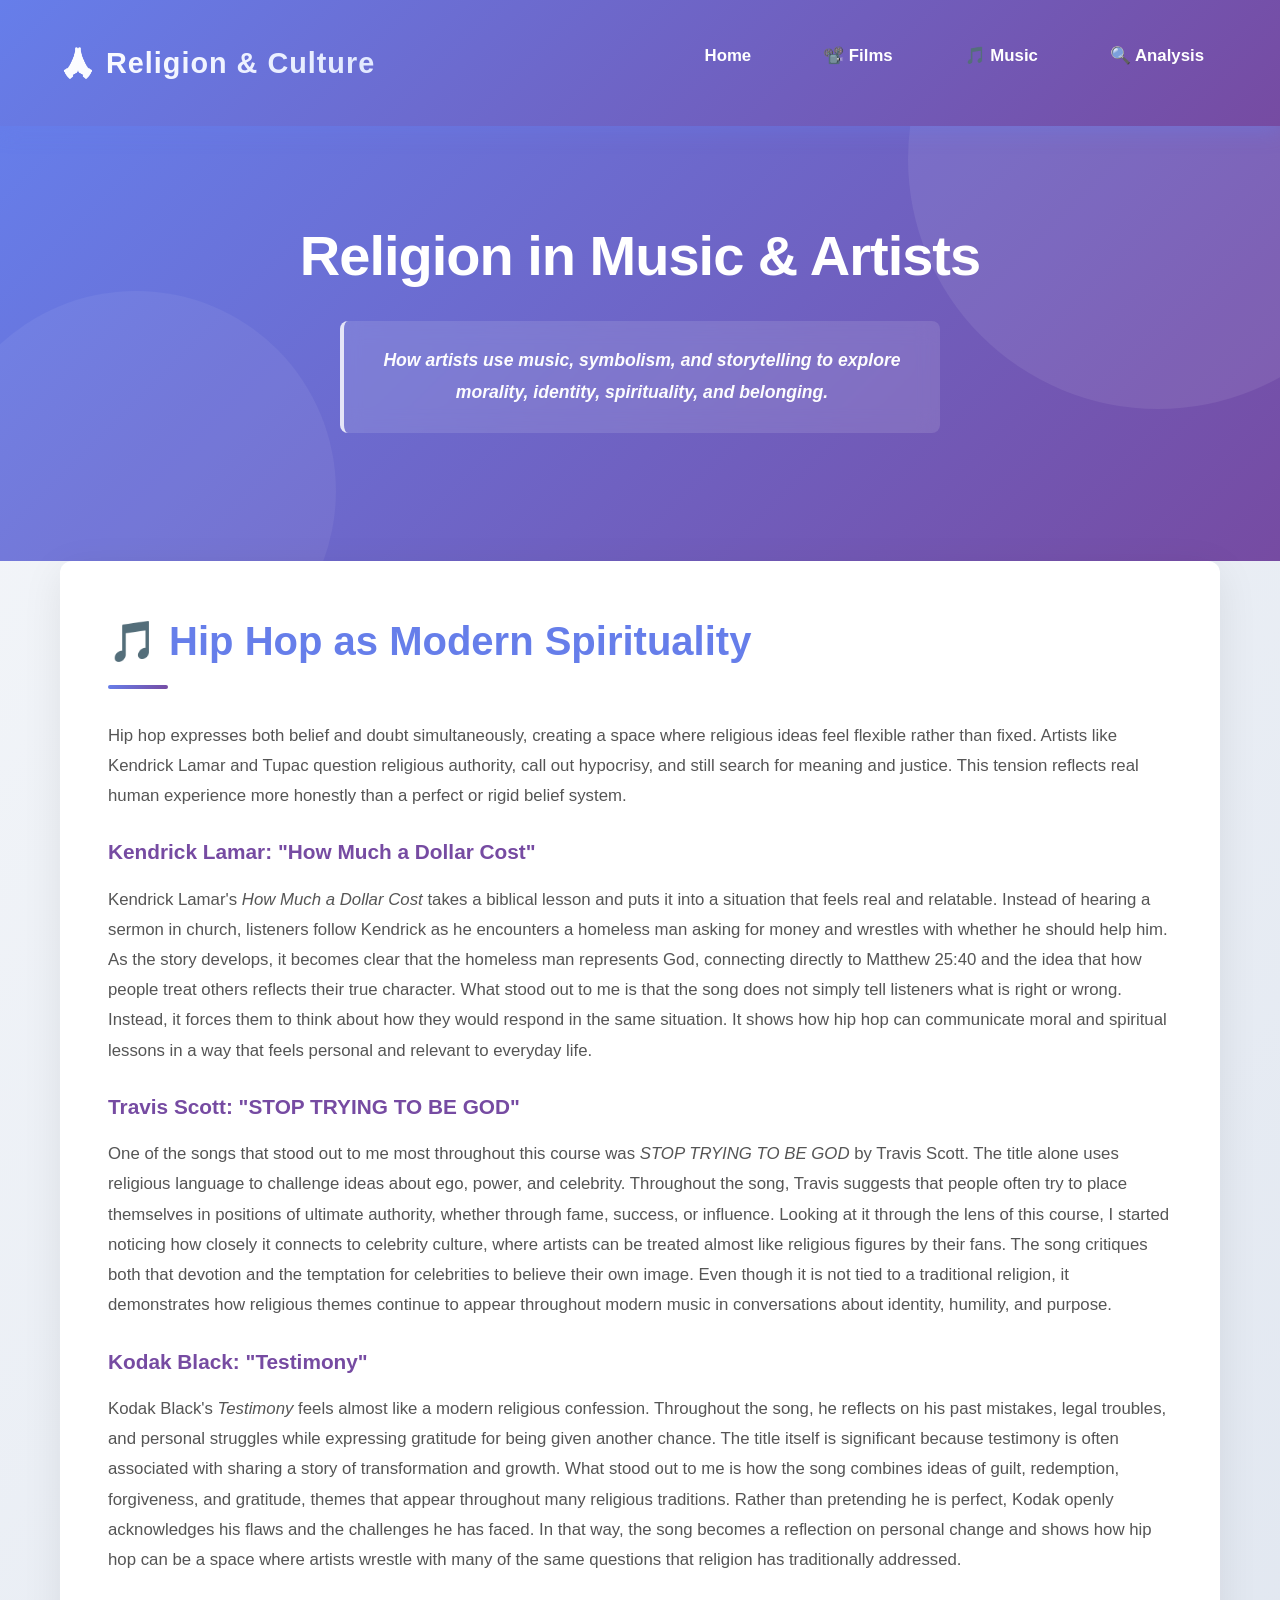
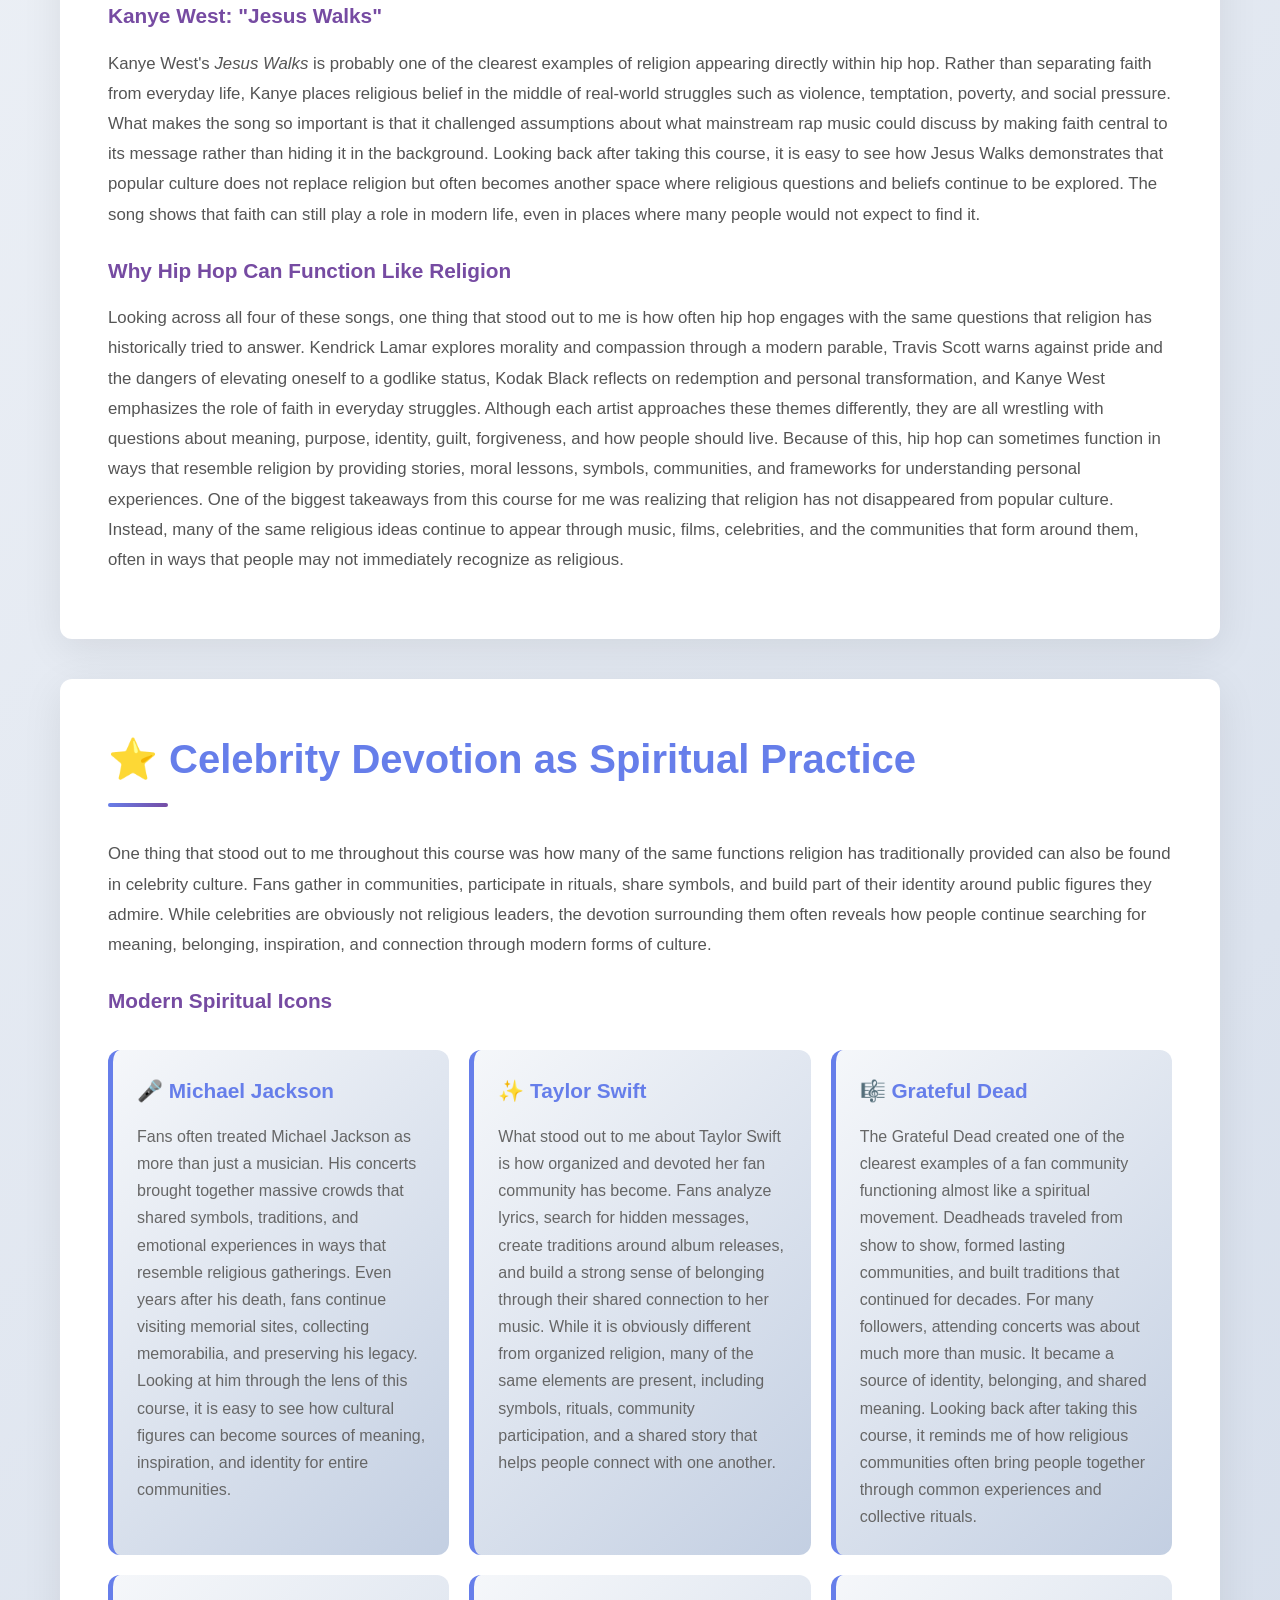
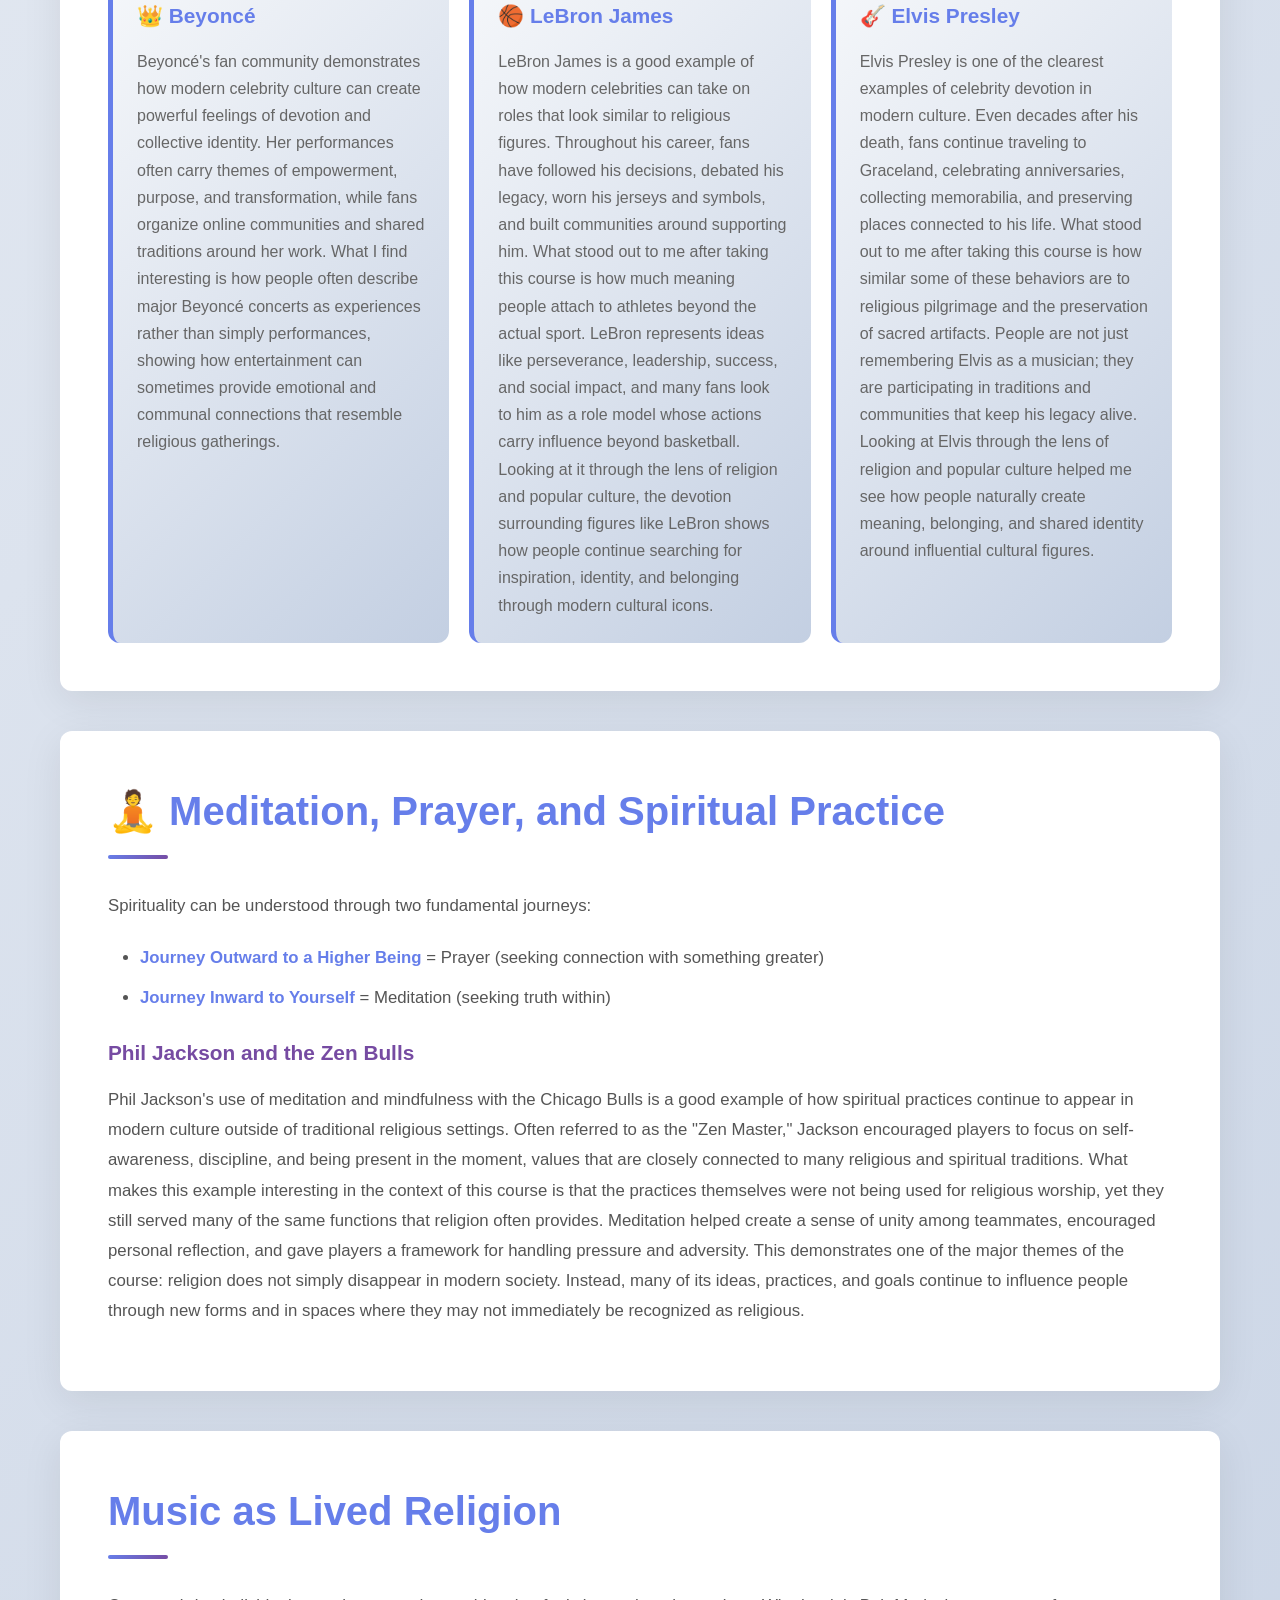
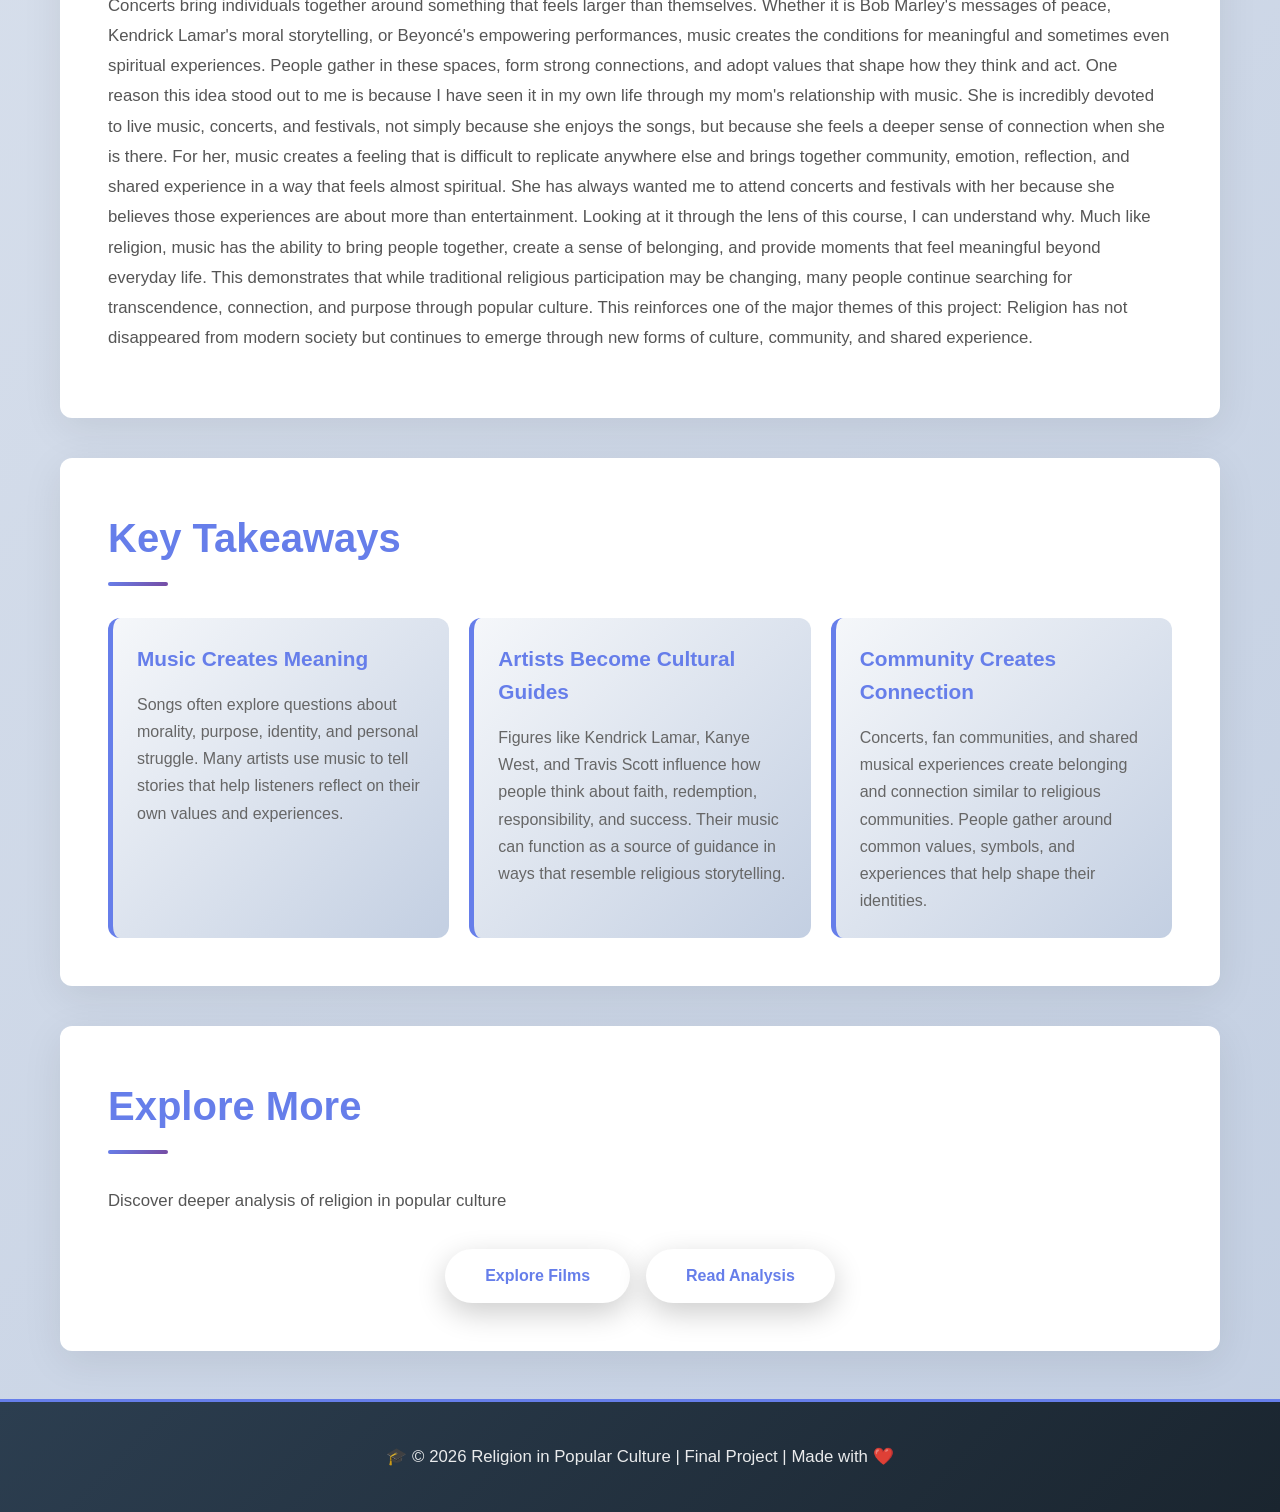
<file: music.html>
<!DOCTYPE html>
<html lang="en">
<head>
    <meta charset="UTF-8">
    <meta name="viewport" content="width=device-width, initial-scale=1.0">
    <title>Religion in Music & Artists - Religion in Popular Culture</title>
    <link rel="stylesheet" href="style.css">
</head>
<body>
    <nav class="navbar">
        <div class="container">
            <h1 class="logo">🙏 Religion & Culture</h1>
            <ul class="nav-links">
                <li><a href="index.html">Home</a></li>
                <li><a href="movies.html">📽️ Films</a></li>
                <li><a href="music.html">🎵 Music</a></li>
                <li><a href="analysis.html">🔍 Analysis</a></li>
            </ul>
        </div>
    </nav>

    <header class="hero">
        <div class="container">
            <h1>Religion in Music & Artists</h1>
            <div class="thesis-line">
            <p>How artists use music, symbolism, and storytelling to explore morality, identity, spirituality, and belonging.</p>
            </div>
    </header>

    <main class="container">
        <section>
            <h2>🎵 Hip Hop as Modern Spirituality</h2>
            <p>
                Hip hop expresses both belief and doubt simultaneously, creating a space where religious ideas feel flexible rather than fixed. 
                Artists like Kendrick Lamar and Tupac question religious authority, call out hypocrisy, and still search for meaning and justice. 
                This tension reflects real human experience more honestly than a perfect or rigid belief system.
            </p>

            <h3>Kendrick Lamar: "How Much a Dollar Cost"</h3>
            <p>
               Kendrick Lamar's <em>How Much a Dollar Cost</em> takes a biblical lesson and puts it into a situation that feels real and relatable. Instead of hearing a sermon in church, listeners follow Kendrick as he encounters a homeless man asking for money and wrestles with whether he should help him. As the story develops, it becomes clear that the homeless man represents God, connecting directly to Matthew 25:40 and the idea that how people treat others reflects their true character. What stood out to me is that the song does not simply tell listeners what is right or wrong. Instead, it forces them to think about how they would respond in the same situation. It shows how hip hop can communicate moral and spiritual lessons in a way that feels personal and relevant to everyday life.
            </p>
<h3>Travis Scott: "STOP TRYING TO BE GOD"</h3>

<p>
   One of the songs that stood out to me most throughout this course was <em>STOP TRYING TO BE GOD</em> by Travis Scott. The title alone uses religious language to challenge ideas about ego, power, and celebrity. Throughout the song, Travis suggests that people often try to place themselves in positions of ultimate authority, whether through fame, success, or influence. Looking at it through the lens of this course, I started noticing how closely it connects to celebrity culture, where artists can be treated almost like religious figures by their fans. The song critiques both that devotion and the temptation for celebrities to believe their own image. Even though it is not tied to a traditional religion, it demonstrates how religious themes continue to appear throughout modern music in conversations about identity, humility, and purpose.
</p>
</p>

<h3>Kodak Black: "Testimony"</h3>

<p>
   Kodak Black's <em>Testimony</em> feels almost like a modern religious confession. Throughout the song, he reflects on his past mistakes, legal troubles, and personal struggles while expressing gratitude for being given another chance. The title itself is significant because testimony is often associated with sharing a story of transformation and growth. What stood out to me is how the song combines ideas of guilt, redemption, forgiveness, and gratitude, themes that appear throughout many religious traditions. Rather than pretending he is perfect, Kodak openly acknowledges his flaws and the challenges he has faced. In that way, the song becomes a reflection on personal change and shows how hip hop can be a space where artists wrestle with many of the same questions that religion has traditionally addressed.
</p>

<h3>Kanye West: "Jesus Walks"</h3>

<p>
   Kanye West's <em>Jesus Walks</em> is probably one of the clearest examples of religion appearing directly within hip hop. Rather than separating faith from everyday life, Kanye places religious belief in the middle of real-world struggles such as violence, temptation, poverty, and social pressure. What makes the song so important is that it challenged assumptions about what mainstream rap music could discuss by making faith central to its message rather than hiding it in the background. Looking back after taking this course, it is easy to see how Jesus Walks demonstrates that popular culture does not replace religion but often becomes another space where religious questions and beliefs continue to be explored. The song shows that faith can still play a role in modern life, even in places where many people would not expect to find it.
</p>

<h3>Why Hip Hop Can Function Like Religion</h3>

<p>
    Looking across all four of these songs, one thing that stood out to me is how often hip hop engages with the same questions that religion has historically tried to answer. Kendrick Lamar explores morality and compassion through a modern parable, Travis Scott warns against pride and the dangers of elevating oneself to a godlike status, Kodak Black reflects on redemption and personal transformation, and Kanye West emphasizes the role of faith in everyday struggles. Although each artist approaches these themes differently, they are all wrestling with questions about meaning, purpose, identity, guilt, forgiveness, and how people should live. Because of this, hip hop can sometimes function in ways that resemble religion by providing stories, moral lessons, symbols, communities, and frameworks for understanding personal experiences. One of the biggest takeaways from this course for me was realizing that religion has not disappeared from popular culture. Instead, many of the same religious ideas continue to appear through music, films, celebrities, and the communities that form around them, often in ways that people may not immediately recognize as religious.
</p>
        </section>
        <section>
            <h2>⭐ Celebrity Devotion as Spiritual Practice</h2>
           <p>
One thing that stood out to me throughout this course was how many of the same functions religion has traditionally provided can also be found in celebrity culture. Fans gather in communities, participate in rituals, share symbols, and build part of their identity around public figures they admire. While celebrities are obviously not religious leaders, the devotion surrounding them often reveals how people continue searching for meaning, belonging, inspiration, and connection through modern forms of culture.
</p>

<h3>Modern Spiritual Icons</h3>

<div class="cards">

    <div class="card">
        <h3>🎤 Michael Jackson</h3>
        <p>Fans often treated Michael Jackson as more than just a musician. His concerts brought together massive crowds that shared symbols, traditions, and emotional experiences in ways that resemble religious gatherings. Even years after his death, fans continue visiting memorial sites, collecting memorabilia, and preserving his legacy. Looking at him through the lens of this course, it is easy to see how cultural figures can become sources of meaning, inspiration, and identity for entire communities.</p>
    </div>

    <div class="card">
        <h3>✨ Taylor Swift</h3>
        <p>What stood out to me about Taylor Swift is how organized and devoted her fan community has become. Fans analyze lyrics, search for hidden messages, create traditions around album releases, and build a strong sense of belonging through their shared connection to her music. While it is obviously different from organized religion, many of the same elements are present, including symbols, rituals, community participation, and a shared story that helps people connect with one another.</p>
    </div>

    <div class="card">
        <h3>🎼 Grateful Dead</h3>
        <p>The Grateful Dead created one of the clearest examples of a fan community functioning almost like a spiritual movement. Deadheads traveled from show to show, formed lasting communities, and built traditions that continued for decades. For many followers, attending concerts was about much more than music. It became a source of identity, belonging, and shared meaning. Looking back after taking this course, it reminds me of how religious communities often bring people together through common experiences and collective rituals.</p>
    </div>

    <div class="card">
        <h3>👑 Beyoncé</h3>
        <p>Beyoncé's fan community demonstrates how modern celebrity culture can create powerful feelings of devotion and collective identity. Her performances often carry themes of empowerment, purpose, and transformation, while fans organize online communities and shared traditions around her work. What I find interesting is how people often describe major Beyoncé concerts as experiences rather than simply performances, showing how entertainment can sometimes provide emotional and communal connections that resemble religious gatherings.</p>
    </div>

    <div class="card">
        <h3>🏀 LeBron James</h3>
        <p>LeBron James is a good example of how modern celebrities can take on roles that look similar to religious figures. Throughout his career, fans have followed his decisions, debated his legacy, worn his jerseys and symbols, and built communities around supporting him. What stood out to me after taking this course is how much meaning people attach to athletes beyond the actual sport. LeBron represents ideas like perseverance, leadership, success, and social impact, and many fans look to him as a role model whose actions carry influence beyond basketball. Looking at it through the lens of religion and popular culture, the devotion surrounding figures like LeBron shows how people continue searching for inspiration, identity, and belonging through modern cultural icons.</p>
    </div>
    <div class="card">
    <h3>🎸 Elvis Presley</h3>
    <p>Elvis Presley is one of the clearest examples of celebrity devotion in modern culture. Even decades after his death, fans continue traveling to Graceland, celebrating anniversaries, collecting memorabilia, and preserving places connected to his life. What stood out to me after taking this course is how similar some of these behaviors are to religious pilgrimage and the preservation of sacred artifacts. People are not just remembering Elvis as a musician; they are participating in traditions and communities that keep his legacy alive. Looking at Elvis through the lens of religion and popular culture helped me see how people naturally create meaning, belonging, and shared identity around influential cultural figures.</p>
</div>

</div>
        </section>

        <section>
            <h2>🧘 Meditation, Prayer, and Spiritual Practice</h2>
            <p>
                Spirituality can be understood through two fundamental journeys:
            </p>
            <ul>
                <li><strong>Journey Outward to a Higher Being</strong> = Prayer (seeking connection with something greater)</li>
                <li><strong>Journey Inward to Yourself</strong> = Meditation (seeking truth within)</li>
            </ul>

            <h3>Phil Jackson and the Zen Bulls</h3>
            <p>
                Phil Jackson's use of meditation and mindfulness with the Chicago Bulls is a good example of how spiritual practices continue to appear in modern culture outside of traditional religious settings. Often referred to as the "Zen Master," Jackson encouraged players to focus on self-awareness, discipline, and being present in the moment, values that are closely connected to many religious and spiritual traditions. What makes this example interesting in the context of this course is that the practices themselves were not being used for religious worship, yet they still served many of the same functions that religion often provides. Meditation helped create a sense of unity among teammates, encouraged personal reflection, and gave players a framework for handling pressure and adversity. This demonstrates one of the major themes of the course: religion does not simply disappear in modern society. Instead, many of its ideas, practices, and goals continue to influence people through new forms and in spaces where they may not immediately be recognized as religious.
            </p>
        </section>

        <section>
            <h2>Music as Lived Religion</h2>
            <p>
                Concerts bring individuals together around something that feels larger than themselves. Whether it is Bob Marley's messages of peace, Kendrick Lamar's moral storytelling, or Beyoncé's empowering performances, music creates the conditions for meaningful and sometimes even spiritual experiences. People gather in these spaces, form strong connections, and adopt values that shape how they think and act. One reason this idea stood out to me is because I have seen it in my own life through my mom's relationship with music. She is incredibly devoted to live music, concerts, and festivals, not simply because she enjoys the songs, but because she feels a deeper sense of connection when she is there. For her, music creates a feeling that is difficult to replicate anywhere else and brings together community, emotion, reflection, and shared experience in a way that feels almost spiritual. She has always wanted me to attend concerts and festivals with her because she believes those experiences are about more than entertainment. Looking at it through the lens of this course, I can understand why. Much like religion, music has the ability to bring people together, create a sense of belonging, and provide moments that feel meaningful beyond everyday life. This demonstrates that while traditional religious participation may be changing, many people continue searching for transcendence, connection, and purpose through popular culture. This reinforces one of the major themes of this project: Religion has not disappeared from modern society but continues to emerge through new forms of culture, community, and shared experience.
            </p>
        </section>
<section>

    <h2>Key Takeaways</h2>

    <div class="cards">

        <div class="card">
            <h3>Music Creates Meaning</h3>
            <p>
                Songs often explore questions about morality, purpose, identity, and personal struggle. Many artists use music to tell stories that help listeners reflect on their own values and experiences.
            </p>
        </div>

        <div class="card">
            <h3>Artists Become Cultural Guides</h3>
            <p>
                Figures like Kendrick Lamar, Kanye West, and Travis Scott influence how people think about faith, redemption, responsibility, and success. Their music can function as a source of guidance in ways that resemble religious storytelling.
            </p>
        </div>

        <div class="card">
            <h3>Community Creates Connection</h3>
            <p>
                Concerts, fan communities, and shared musical experiences create belonging and connection similar to religious communities. People gather around common values, symbols, and experiences that help shape their identities.
            </p>
        </div>

    </div>

</section>
        <section class="cta">
            <h2>Explore More</h2>
            <p>Discover deeper analysis of religion in popular culture</p>
            <div style="display: flex; gap: 1rem; justify-content: center; flex-wrap: wrap;">
                <a href="movies.html" class="cta-button">Explore Films</a>
                <a href="analysis.html" class="cta-button">Read Analysis</a>
            </div>
        </section>
    </main>

    <footer>
        <p>🎓 © 2026 Religion in Popular Culture | Final Project | Made with ❤️</p>
    </footer>

    <script>
        const observerOptions = {
            threshold: 0.1,
            rootMargin: '0px 0px -100px 0px'
        };

        const observer = new IntersectionObserver(function(entries) {
            entries.forEach(entry => {
                if (entry.isIntersecting) {
                    entry.target.style.opacity = '1';
                    entry.target.style.transform = 'translateY(0)';
                }
            });
        }, observerOptions);

        document.querySelectorAll('section').forEach(el => {
            el.style.opacity = '0';
            el.style.transform = 'translateY(20px)';
            el.style.transition = 'opacity 0.6s ease, transform 0.6s ease';
            observer.observe(el);
        });
    </script>
</body>
</html>
</file>
<file: style.css>
* {
    margin: 0;
    padding: 0;
    box-sizing: border-box;
}

html {
    scroll-behavior: smooth;
}

body {
    font-family: 'Segoe UI', Tahoma, Geneva, Verdana, sans-serif;
    line-height: 1.6;
    color: #2c3e50;
    background: linear-gradient(135deg, #f5f7fa 0%, #c3cfe2 100%);
    min-height: 100vh;
}

.container {
    max-width: 1200px;
    margin: 0 auto;
    padding: 0 20px;
}

/* ===== NAVIGATION ===== */
.navbar {
    background: linear-gradient(135deg, #667eea 0%, #764ba2 100%);
    color: white;
    padding: 1.2rem 0;
    box-shadow: 0 4px 20px rgba(102, 126, 234, 0.4);
    position: sticky;
    top: 0;
    z-index: 1000;
    backdrop-filter: blur(10px);
}

.navbar .container {
    display: flex;
    justify-content: space-between;
    align-items: center;
}

.logo {
    font-size: 1.8rem;
    font-weight: 800;
    letter-spacing: 1px;
    background: linear-gradient(135deg, #fff 0%, #e0e7ff 100%);
    -webkit-background-clip: text;
    -webkit-text-fill-color: transparent;
    background-clip: text;
}

.nav-links {
    list-style: none;
    display: flex;
    gap: 2.5rem;
}

.nav-links a {
    color: white;
    text-decoration: none;
    font-weight: 600;
    transition: all 0.3s ease;
    padding: 0.5rem 1rem;
    border-radius: 5px;
    position: relative;
}

.nav-links a::after {
    content: '';
    position: absolute;
    bottom: 0;
    left: 50%;
    width: 0;
    height: 2px;
    background: #fff;
    transition: all 0.3s ease;
    transform: translateX(-50%);
}

.nav-links a:hover::after {
    width: 80%;
}

.nav-links a:hover {
    transform: translateY(-2px);
}

/* ===== HERO SECTION ===== */
.hero {
    background: linear-gradient(135deg, #667eea 0%, #764ba2 100%);
    color: white;
    padding: 6rem 0;
    text-align: center;
    position: relative;
    overflow: hidden;
}

.hero-enhanced {
    padding: 8rem 0 6rem 0;
    background: linear-gradient(135deg, #5a67d8 0%, #6b4ba0 100%);
}

.hero-background {
    position: absolute;
    top: 0;
    left: 0;
    right: 0;
    bottom: 0;
    background-image: 
        radial-gradient(circle at 20% 50%, rgba(255, 255, 255, 0.06) 0%, transparent 50%),
        radial-gradient(circle at 80% 80%, rgba(255, 255, 255, 0.04) 0%, transparent 50%),
        url("data:image/svg+xml,%3Csvg width='60' height='60' viewBox='0 0 60 60' xmlns='http://www.w3.org/2000/svg'%3E%3Cg fill='none' fill-rule='evenodd'%3E%3Cg fill='%23ffffff' fill-opacity='0.03'%3E%3Cpath d='M36 34v-4h-2v4h-4v2h4v4h2v-4h4v-2h-4zm0-30V0h-2v4h-4v2h4v4h2V6h4V4h-4zM6 34v-4H4v4H0v2h4v4h2v-4h4v-2H6zM6 4V0H4v4H0v2h4v4h2V6h4V4H6z'/%3E%3C/g%3E%3C/g%3E%3C/svg%3E");
    pointer-events: none;
    opacity: 0.5;
}

.hero-texture {
    position: absolute;
    inset: 0;
    background-image: 
        url("data:image/svg+xml,%3Csvg viewBox='0 0 400 400' xmlns='http://www.w3.org/2000/svg'%3E%3Cfilter id='noiseFilter'%3E%3CfeTurbulence type='fractalNoise' baseFrequency='0.9' numOctaves='4' seed='1'/%3E%3C/filter%3E%3Crect width='400' height='400' filter='url(%23noiseFilter)' opacity='0.08'/%3E%3C/svg%3E");
    opacity: 0.08;
    pointer-events: none;
}

.hero::before {
    content: '';
    position: absolute;
    top: -50%;
    right: -10%;
    width: 500px;
    height: 500px;
    background: rgba(255, 255, 255, 0.08);
    border-radius: 50%;
    animation: float 6s ease-in-out infinite;
}

.hero::after {
    content: '';
    position: absolute;
    bottom: -30%;
    left: -5%;
    width: 400px;
    height: 400px;
    background: rgba(255, 255, 255, 0.06);
    border-radius: 50%;
    animation: float 8s ease-in-out infinite reverse;
}

@keyframes float {
    0%, 100% { transform: translateY(0px); }
    50% { transform: translateY(30px); }
}

.hero .container {
    position: relative;
    z-index: 10;
}

.hero h1 {
    font-size: 3.5rem;
    margin-bottom: 1.5rem;
    font-weight: 800;
    letter-spacing: -1px;
    animation: slideInDown 0.8s ease;
    line-height: 1.2;
}

.hero-subtitle {
    color: #ffffff;
    font-weight: 500;
    font-size: 1.25rem;
    line-height: 1.6;
    max-width: 720px;
    margin: 0 auto 1.5rem;
    text-shadow: 0 2px 8px rgba(0, 0, 0, 0.25);
    opacity: 0.95;
    animation: slideInUp 0.8s ease 0.2s both;
}

.thesis-line {
    margin: 2rem auto;
    padding: 1.5rem;
    background: rgba(255, 255, 255, 0.12);
    border-left: 4px solid rgba(255, 255, 255, 0.8);
    border-radius: 8px;
    max-width: 600px;
    animation: slideInUp 0.8s ease 0.4s both;
    backdrop-filter: blur(10px);
}

.thesis-line-expanded {
    max-width: 690px;
}

.thesis-line p {
    font-size: 1.1rem;
    margin: 0;
    font-style: italic;
    font-weight: 600;
    color: rgba(255, 255, 255, 0.98);
}

@keyframes slideInDown {
    from {
        opacity: 0;
        transform: translateY(-30px);
    }
    to {
        opacity: 1;
        transform: translateY(0);
    }
}

@keyframes slideInUp {
    from {
        opacity: 0;
        transform: translateY(30px);
    }
    to {
        opacity: 1;
        transform: translateY(0);
    }
}

.cta-button {
    display: inline-block;
    background: white;
    color: #667eea;
    padding: 0.9rem 2.5rem;
    border-radius: 50px;
    font-weight: 700;
    text-decoration: none;
    transition: all 0.3s ease;
    box-shadow: 0 10px 30px rgba(0, 0, 0, 0.2);
    cursor: pointer;
    border: none;
    font-size: 1rem;
    margin-top: 1rem;
}

.cta-button:hover {
    transform: translateY(-3px);
    box-shadow: 0 15px 40px rgba(0, 0, 0, 0.3);
}

.cta-button:active {
    transform: translateY(-1px);
}

/* ===== MAIN CONTENT ===== */
main {
    padding: 4rem 0;
}

section {
    background: white;
    padding: 3rem;
    margin-bottom: 2.5rem;
    border-radius: 12px;
    box-shadow: 0 10px 40px rgba(0, 0, 0, 0.08);
    transition: all 0.3s ease;
    animation: fadeInUp 0.6s ease;
}

@keyframes fadeInUp {
    from {
        opacity: 0;
        transform: translateY(30px);
    }
    to {
        opacity: 1;
        transform: translateY(0);
    }
}

section:hover {
    transform: translateY(-5px);
    box-shadow: 0 15px 50px rgba(0, 0, 0, 0.12);
}

h2 {
    color: #667eea;
    margin-bottom: 2rem;
    font-size: 2.5rem;
    font-weight: 800;
    position: relative;
    padding-bottom: 1rem;
}

h2::after {
    content: '';
    position: absolute;
    bottom: 0;
    left: 0;
    width: 60px;
    height: 4px;
    background: linear-gradient(135deg, #667eea 0%, #764ba2 100%);
    border-radius: 2px;
}

h3 {
    color: #764ba2;
    margin-top: 1.5rem;
    margin-bottom: 1rem;
    font-size: 1.3rem;
    font-weight: 700;
}

p {
    margin-bottom: 1rem;
    font-size: 1.05rem;
    color: #555;
    line-height: 1.8;
}

ul, ol {
    margin: 1.5rem 0 1.5rem 2rem;
}

li {
    margin-bottom: 0.8rem;
    color: #555;
    font-size: 1.05rem;
}

li strong {
    color: #667eea;
}

/* ===== INTRO SECTION ===== */
.intro-refined {
    background: linear-gradient(to bottom, rgba(102, 126, 234, 0.05), rgba(118, 75, 162, 0.05));
}

.intro-refined p {
    font-size: 1.1rem;
    line-height: 1.9;
    color: #444;
}

/* ===== CARDS ===== */
.cards {
    display: grid;
    grid-template-columns: repeat(3, minmax(220px, 1fr));
    gap: 1.25rem;
    margin-top: 2rem;
}

.card {
    background: linear-gradient(135deg, #f5f7fa 0%, #c3cfe2 100%);
    padding: 1.5rem;
    border-radius: 12px;
    border-left: 5px solid #667eea;
    transition: all 0.4s cubic-bezier(0.175, 0.885, 0.32, 1.275);
    position: relative;
    overflow: hidden;
}

.card-icon {
    font-size: 2.5rem;
    margin-bottom: 1rem;
    display: block;
}

.card::before {
    content: '';
    position: absolute;
    top: 0;
    left: -100%;
    width: 100%;
    height: 100%;
    background: linear-gradient(90deg, transparent, rgba(255, 255, 255, 0.3), transparent);
    transition: left 0.5s ease;
}

.card:hover::before {
    left: 100%;
}

.card:hover {
    transform: translateY(-8px) scale(1.02);
    box-shadow: 0 20px 50px rgba(102, 126, 234, 0.3);
    border-left-color: #764ba2;
}

.card h3 {
    color: #667eea;
    margin-top: 0;
    margin-bottom: 1rem;
    font-size: 1.3rem;
    transition: color 0.3s ease;
}

.card:hover h3 {
    color: #764ba2;
}

.card p {
    margin-bottom: 0;
    color: #666;
    font-size: 1rem;
    line-height: 1.7;
}

/* ===== THEMES SECTION ===== */
.themes-section {
    background: linear-gradient(to bottom, rgba(102, 126, 234, 0.05), rgba(118, 75, 162, 0.05));
}

/* ===== FEATURED CONTENT ===== */
.featured-cards {
    display: grid;
    grid-template-columns: repeat(auto-fit, minmax(300px, 1fr));
    gap: 2rem;
    margin-top: 2rem;
}

.featured-card {
    background: white;
    padding: 2.5rem;
    border-radius: 12px;
    box-shadow: 0 8px 25px rgba(0, 0, 0, 0.1);
    transition: all 0.4s ease;
    border-top: 4px solid #667eea;
    position: relative;
}

.featured-icon {
    font-size: 3rem;
    margin-bottom: 1rem;
    display: block;
}

.featured-card h3 {
    color: #667eea;
    margin-top: 0;
    margin-bottom: 1rem;
    font-size: 1.4rem;
}

.featured-card p {
    color: #666;
    font-size: 1rem;
    line-height: 1.8;
    margin-bottom: 1.5rem;
}

.card-link {
    color: #667eea;
    font-weight: 600;
    text-decoration: none;
    transition: all 0.3s ease;
    display: inline-block;
}

.card-link:hover {
    color: #764ba2;
    transform: translateX(5px);
}

.featured-card:hover {
    transform: translateY(-8px);
    box-shadow: 0 15px 40px rgba(102, 126, 234, 0.2);
    border-top-color: #764ba2;
}

/* ===== AUTHOR SECTION ===== */
.author-section {
    background: linear-gradient(135deg, #f5f7fa 0%, #e0e7ff 100%);
    display: flex;
    align-items: center;
    gap: 3rem;
    margin-top: 4rem;
}

.author-bio {
    flex: 1;
}

.author-bio h3 {
    font-size: 1.5rem;
    color: #667eea;
}

.author-bio p {
    color: #555;
    line-height: 1.9;
}

.author-avatar {
    width: 150px;
    height: 150px;
    border-radius: 50%;
    background: linear-gradient(135deg, #667eea 0%, #764ba2 100%);
    display: flex;
    align-items: center;
    justify-content: center;
    font-size: 4rem;
    box-shadow: 0 10px 30px rgba(102, 126, 234, 0.3);
    flex-shrink: 0;
}

/* ===== SOCIAL LINKS ===== */
.social-links {
    display: flex;
    gap: 1.5rem;
    margin-top: 1.5rem;
}

.social-link {
    display: inline-flex;
    align-items: center;
    justify-content: center;
    width: 45px;
    height: 45px;
    border-radius: 50%;
    background: linear-gradient(135deg, #667eea 0%, #764ba2 100%);
    color: white;
    text-decoration: none;
    transition: all 0.3s ease;
    font-weight: bold;
}

.social-link:hover {
    transform: translateY(-5px) scale(1.1);
    box-shadow: 0 10px 25px rgba(102, 126, 234, 0.4);
}

/* ===== CONCLUSION SECTION ===== */
.conclusion-section {
    background: linear-gradient(135deg, #667eea 0%, #764ba2 100%);
    color: white !important;
    text-align: center;
}

.conclusion-section h2 {
    color: white;
}

.conclusion-section h2::after {
    background: white;
}

.conclusion-section > p {
    color: rgba(255, 255, 255, 0.95) !important;
    font-size: 1.05rem;
    line-height: 1.8;
}

.key-questions {
    margin: 2.5rem auto;
    padding: 2rem;
    background: rgba(255, 255, 255, 0.1);
    border-radius: 12px;
    max-width: 600px;
    backdrop-filter: blur(10px);
    display: flex;
    flex-direction: column;
    gap: 1rem;
}

.key-questions p {
    font-size: 1.1rem;
    margin: 0;
    color: rgba(255, 255, 255, 0.98);
    line-height: 1.6;
    font-weight: 700;
    text-align: center;
}

/* ===== REFLECTION SECTION ===== */
.reflection-section {
    background: linear-gradient(to bottom, rgba(102, 126, 234, 0.08), rgba(118, 75, 162, 0.08));
    border-left: 5px solid #667eea;
}

.reflection-section h2 {
    color: #667eea;
}

.reflection-section p {
    color: #444;
    font-size: 1.1rem;
    line-height: 1.9;
}

/* ===== CTA FINAL SECTION ===== */
.cta-final {
    background: linear-gradient(135deg, #667eea 0%, #764ba2 100%);
    color: white !important;
    text-align: center;
}

.cta-final h2 {
    color: white;
}

.cta-final h2::after {
    background: white;
}

.cta-final p {
    color: rgba(255, 255, 255, 0.95) !important;
    font-size: 1.05rem;
    margin-bottom: 2rem;
}

/* ===== FOOTER ===== */
footer {
    background: linear-gradient(135deg, #2c3e50 0%, #1a252f 100%);
    color: white;
    text-align: center;
    padding: 2.5rem;
    margin-top: 3rem;
    border-top: 3px solid #667eea;
}

footer p {
    margin: 0;
    color: rgba(255, 255, 255, 0.9);
    font-weight: 500;
}

/* ===== RESPONSIVE ===== */
@media (max-width: 768px) {
    .nav-links {
        gap: 1rem;
        font-size: 0.9rem;
    }
    
    .hero h1 {
        font-size: 2.2rem;
    }
    
    .hero-subtitle {
        font-size: 1.1rem;
        line-height: 1.6;
        max-width: 90%;
    }

    .thesis-line,
    .thesis-line-expanded {
        padding: 1rem;
        max-width: 90%;
    }

    .thesis-line p {
        font-size: 1rem;
    }
    
    h2 {
        font-size: 1.8rem;
    }
    
    section {
        padding: 2rem;
    }
    
    .cards {
        grid-template-columns: 1fr;
    }

    .featured-cards {
        grid-template-columns: 1fr;
    }
    
    .author-section {
        flex-direction: column;
        text-align: center;
    }
    
    .social-links {
        justify-content: center;
    }

    .key-questions {
        padding: 1.5rem;
    }

    .key-questions p {
        font-size: 1rem;
    }
}

@media (max-width: 480px) {
    .logo {
        font-size: 1.2rem;
    }
    
    .nav-links {
        gap: 0.5rem;
        flex-wrap: wrap;
    }
    
    .hero h1 {
        font-size: 1.8rem;
        margin-bottom: 1rem;
    }
    
    .hero-subtitle {
        font-size: 1rem;
        line-height: 1.5;
    }

    .thesis-line p {
        font-size: 0.9rem;
    }
    
    h2 {
        font-size: 1.5rem;
    }

    .cta-button {
        padding: 0.8rem 2rem;
        font-size: 0.9rem;
    }

    .key-questions {
        padding: 1.5rem;
    }

    .key-questions p {
        font-size: 0.95rem;
        margin: 0.5rem 0;
    }
}


.other-films-section {
    margin-top: 5rem;
}

.movie-card-row {
    display: grid;
    grid-template-columns: repeat(3, minmax(0, 1fr));
    gap: 2rem;
    margin-top: 2rem;
}

@media (max-width: 900px) {
    .movie-card-row {
        grid-template-columns: 1fr;
    }
}
</file>
